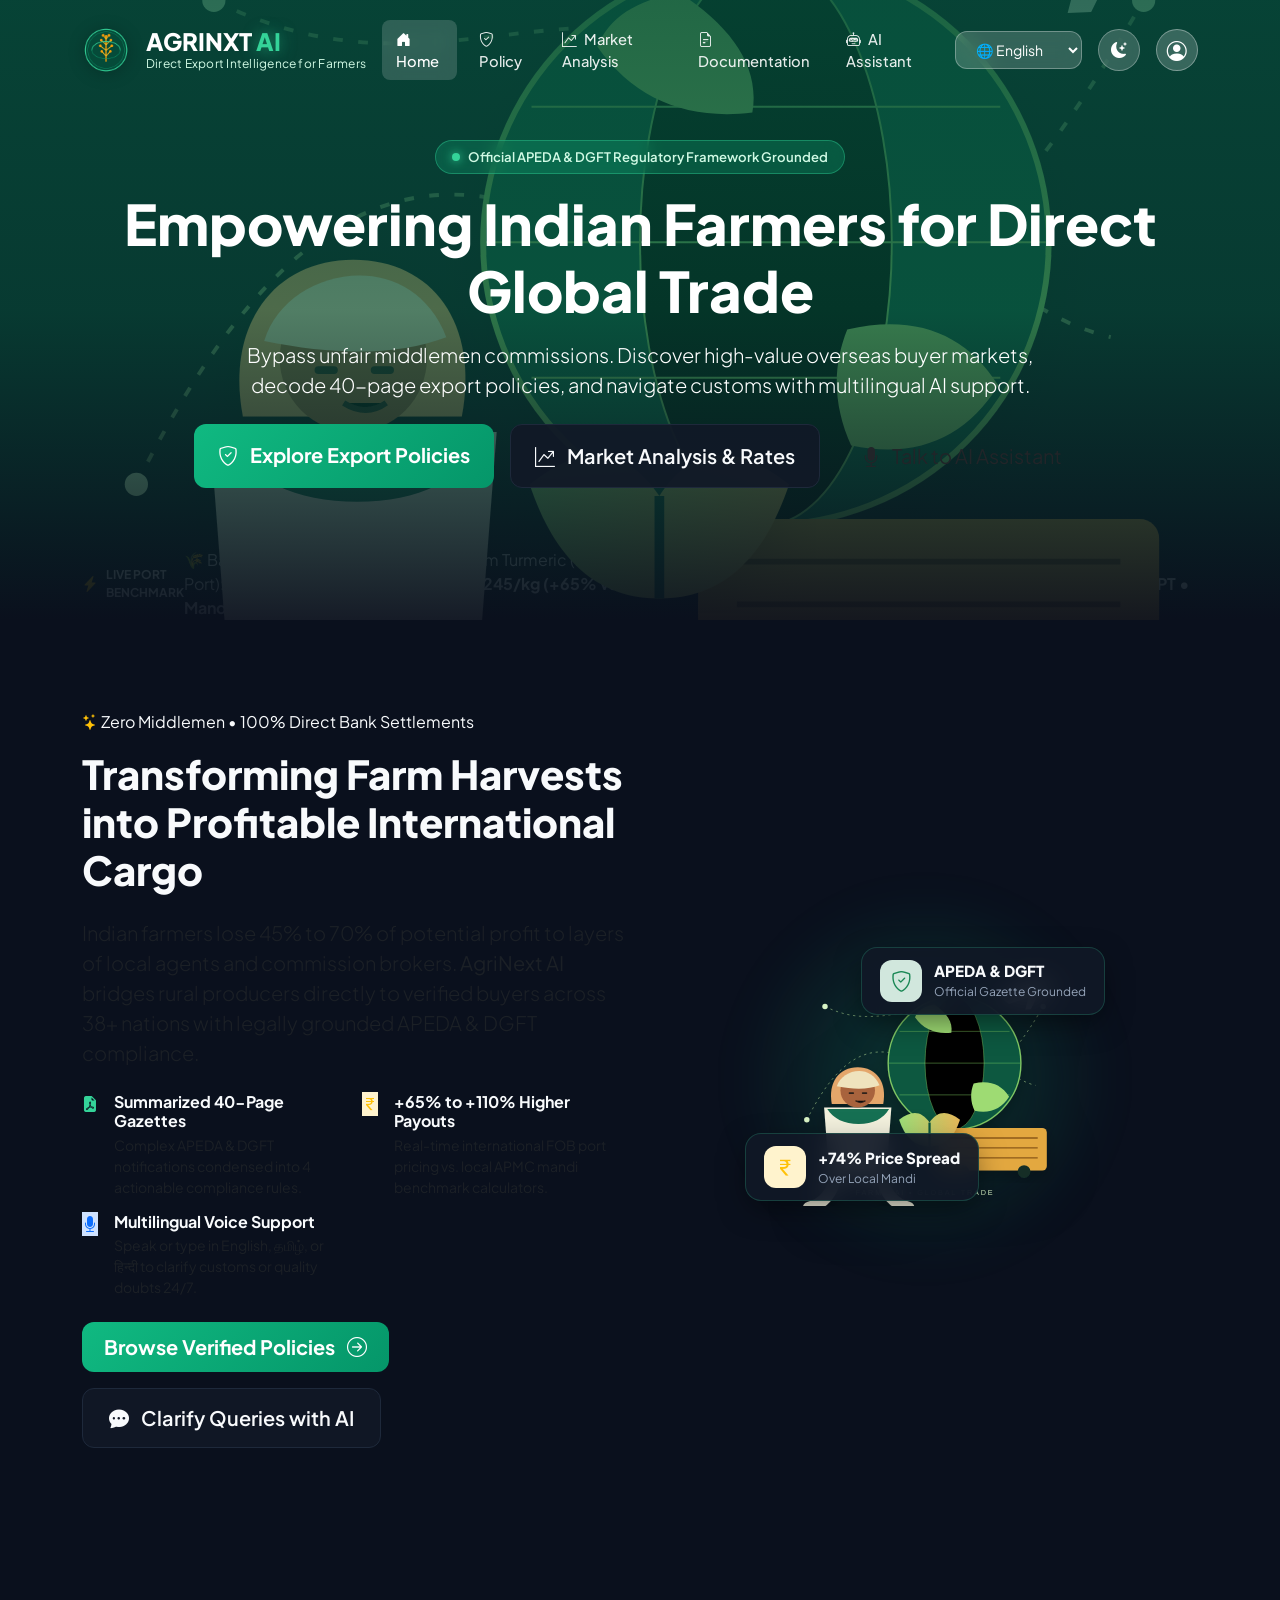
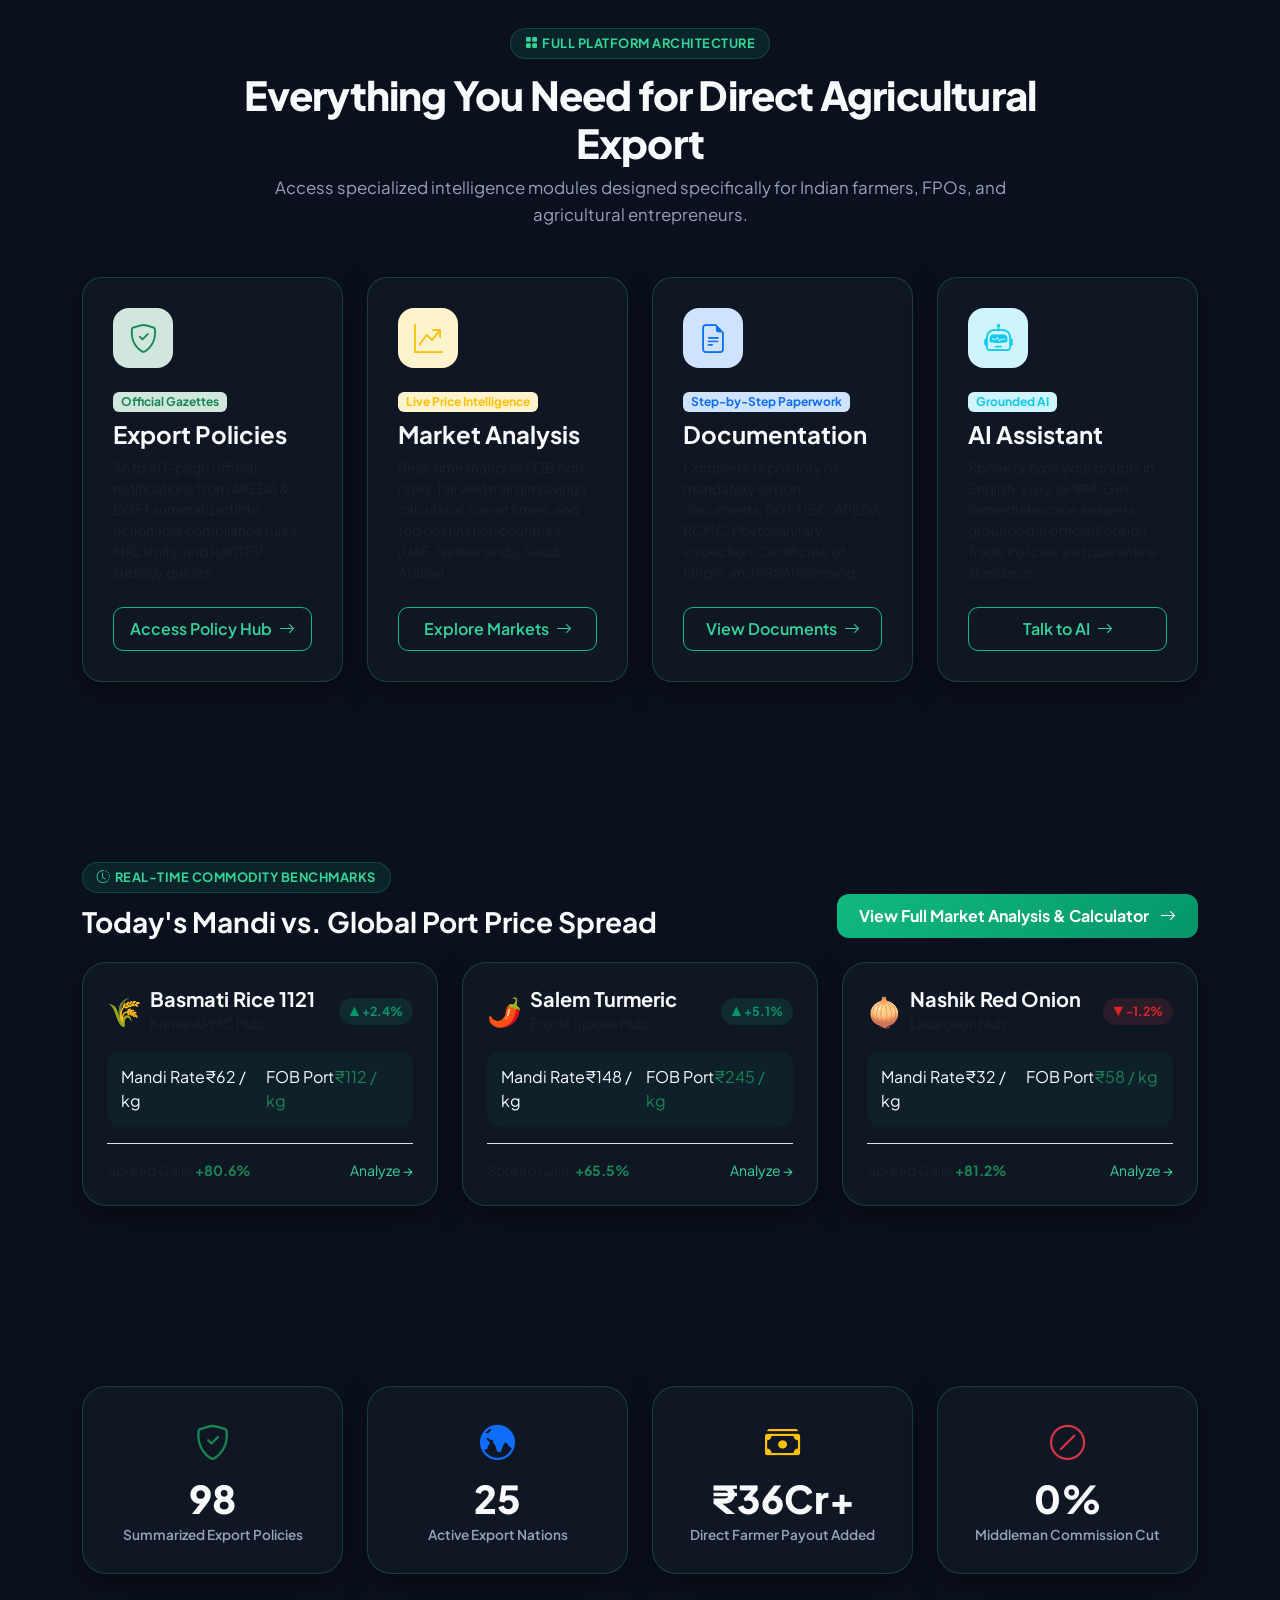
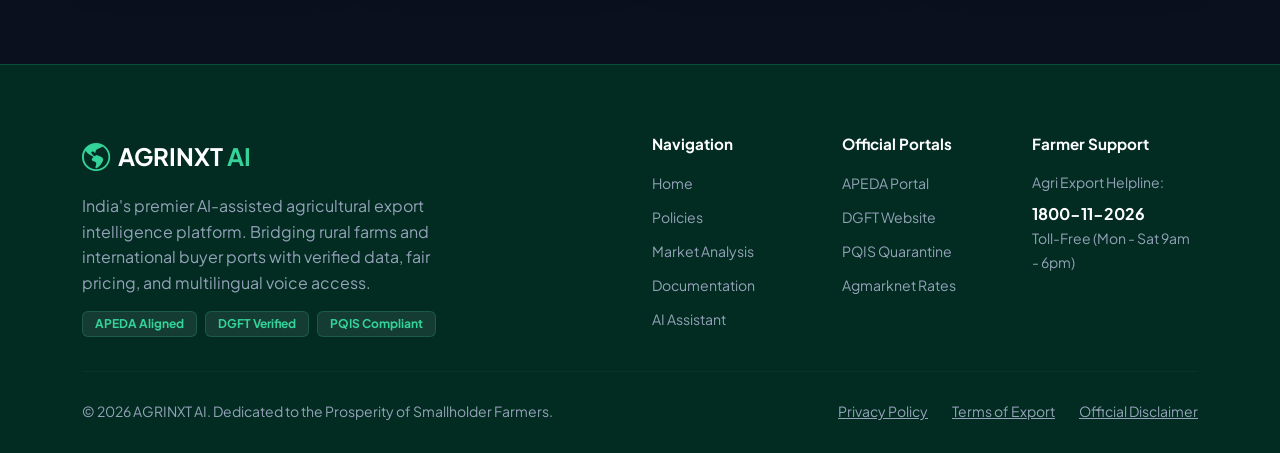
<file: index.html>
<!DOCTYPE html>
<html lang="en">
<head>
    <meta charset="UTF-8">
    <meta http-equiv="refresh" content="0; url=dashboard.html">
    <script>window.location.replace("dashboard.html");</script>
    <title>AGRINXT AI - Redirecting...</title>
</head>
<body style="background:#022c22; color:#34d399; font-family:sans-serif; text-align:center; padding-top:20vh;">
    <h2>Loading AGRINXT AI Export Intelligence...</h2>
    <p>If you are not redirected automatically, <a href="dashboard.html" style="color:#f59e0b;">click here to enter dashboard</a>.</p>
</body>
</html>
</file>
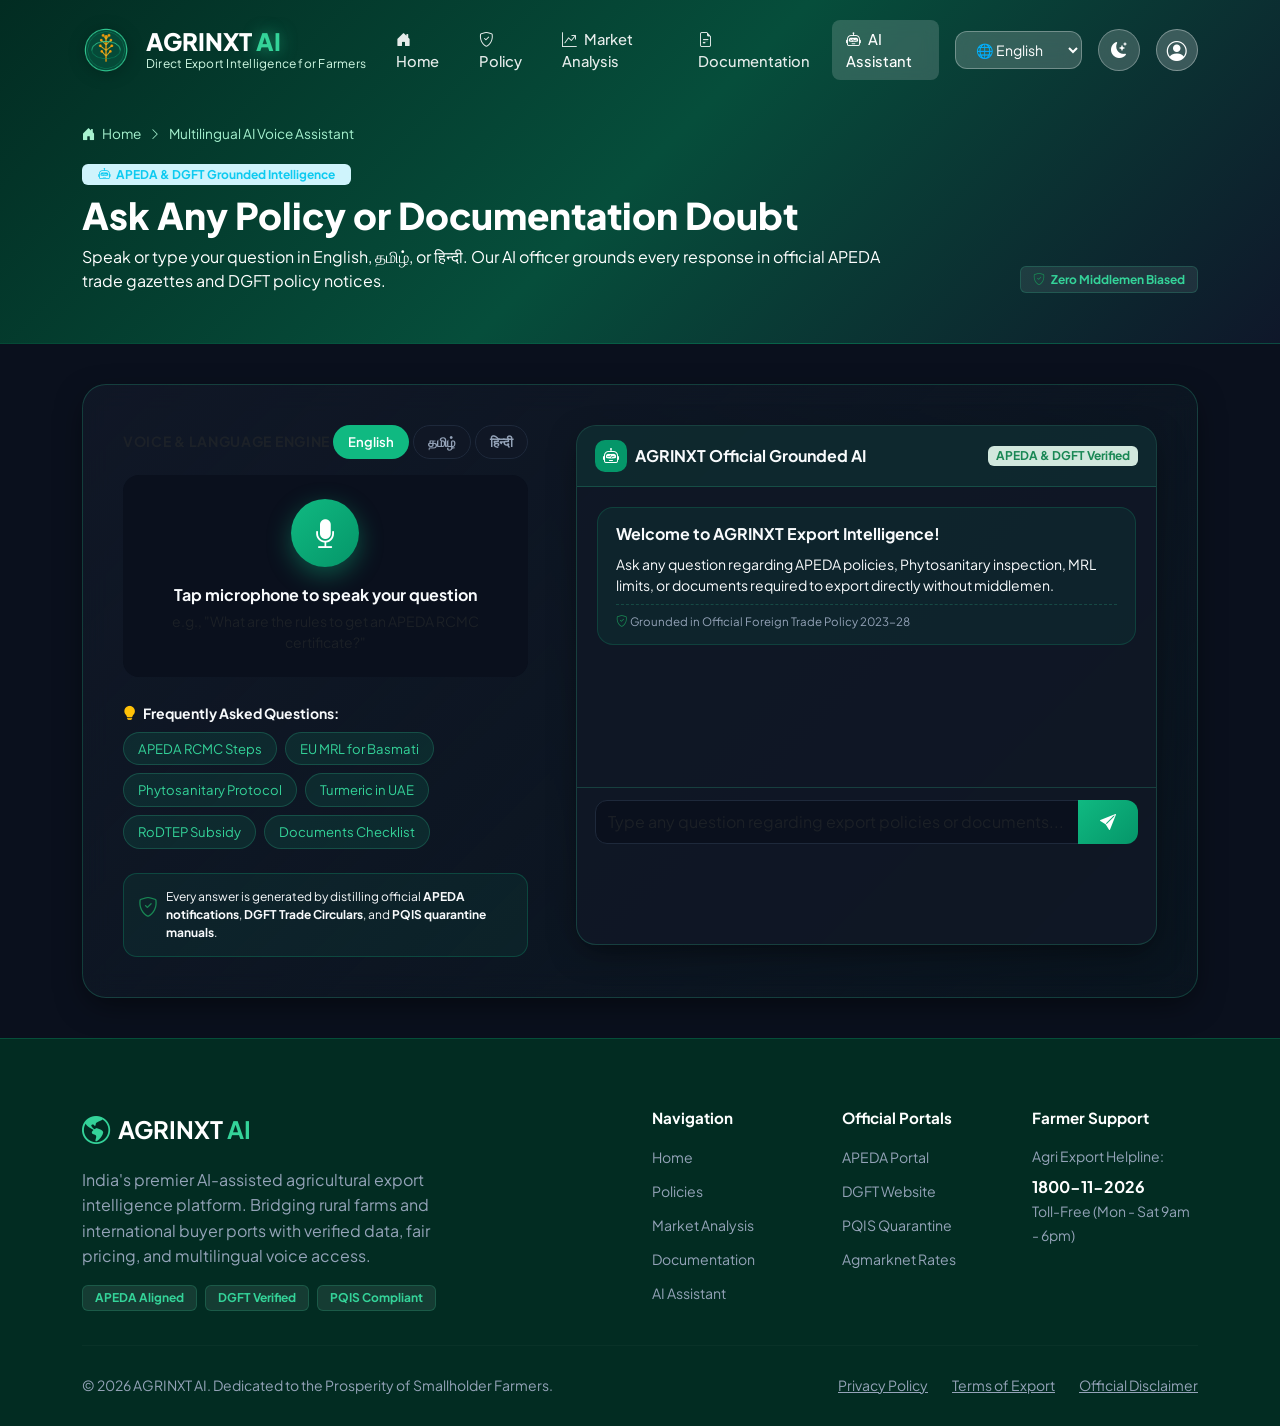
<file: assistant.html>
<!DOCTYPE html>
<html lang="en">
<head>
    <meta charset="UTF-8">
    <meta name="viewport" content="width=device-width, initial-scale=1.0">
    <title>AI Voice & Chat Export Assistant | AGRINXT AI</title>
    
    <!-- Google Fonts -->
    <link rel="preconnect" href="https://fonts.googleapis.com">
    <link rel="preconnect" href="https://fonts.gstatic.com" crossorigin>
    <link href="https://fonts.googleapis.com/css2?family=Plus+Jakarta+Sans:wght@400;500;600;700;800&family=Noto+Sans+Tamil:wght@400;600;700&family=Noto+Sans+Devanagari:wght@400;600;700&display=swap" rel="stylesheet">

    <!-- Bootstrap 5.3.3 -->
    <link href="https://cdn.jsdelivr.net/npm/bootstrap@5.3.3/dist/css/bootstrap.min.css" rel="stylesheet">

    <!-- Bootstrap Icons -->
    <link rel="stylesheet" href="https://cdn.jsdelivr.net/npm/bootstrap-icons@1.11.3/font/bootstrap-icons.min.css">

    <!-- Custom CSS -->
    <link rel="stylesheet" href="dashboard.css">
</head>

<body class="dark">

<!-- ===================== 1. SUBPAGE HEADER & GLASS NAVBAR ===================== -->
<header class="subpage-header">
    <nav class="navbar navbar-expand-lg">
        <div class="container">
            <a class="navbar-brand d-flex align-items-center gap-3" href="dashboard.html">
                <img src="assets/logo.png" class="logo-img" alt="AGRINXT AI" onerror="this.style.display='none'; document.getElementById('logoFallback').style.display='flex';">
                <div id="logoFallback" class="brand-fallback-badge" style="display:none;">
                    <i class="bi bi-globe-americas"></i>
                </div>
                <div>
                    <h4 class="mb-0 fw-extrabold tracking-tight text-white">AGRINXT <span class="brand-highlight">AI</span></h4>
                    <small class="brand-subtitle">Direct Export Intelligence for Farmers</small>
                </div>
            </a>

            <button class="navbar-toggler custom-toggler" type="button" data-bs-toggle="collapse" data-bs-target="#navbarNav" aria-controls="navbarNav" aria-expanded="false" aria-label="Toggle navigation">
                <i class="bi bi-list fs-2 text-white"></i>
            </button>

            <div class="collapse navbar-collapse" id="navbarNav">
                <ul class="navbar-nav ms-auto align-items-lg-center gap-1 gap-lg-2">
                    <li class="nav-item">
                        <a class="nav-link" href="dashboard.html" id="navHome"><i class="bi bi-house-door-fill me-1"></i> Home</a>
                    </li>
                    <li class="nav-item">
                        <a class="nav-link" href="policy.html" id="navPolicy"><i class="bi bi-shield-check me-1"></i> Policy</a>
                    </li>
                    <li class="nav-item">
                        <a class="nav-link" href="market.html" id="navMarket"><i class="bi bi-graph-up-arrow me-1"></i> Market Analysis</a>
                    </li>
                    <li class="nav-item">
                        <a class="nav-link" href="documentation.html" id="navDoc"><i class="bi bi-file-earmark-text me-1"></i> Documentation</a>
                    </li>
                    <li class="nav-item">
                        <a class="nav-link active" href="assistant.html" id="navAssistant"><i class="bi bi-robot me-1"></i> AI Assistant</a>
                    </li>

                    <li class="nav-item ms-lg-2">
                        <div class="glass-select-wrapper">
                            <select class="language-dropdown" id="languageSelect" title="Select Language">
                                <option value="en" selected>🌐 English</option>
                                <option value="ta">தமிழ் (Tamil)</option>
                                <option value="hi">हिन्दी (Hindi)</option>
                            </select>
                        </div>
                    </li>

                    <li class="nav-item ms-lg-2">
                        <button class="glass-btn theme-toggle-btn" id="themeBtn" title="Toggle Light/Dark Theme" aria-label="Toggle Dark Mode">
                            <i class="bi bi-moon-stars-fill" id="themeIcon"></i>
                        </button>
                    </li>

                    <li class="nav-item dropdown ms-lg-2">
                        <a class="profile-avatar-btn" href="#" role="button" data-bs-toggle="dropdown" aria-expanded="false" title="Farmer Profile">
                            <i class="bi bi-person-circle fs-5"></i>
                        </a>
                        <ul class="dropdown-menu dropdown-menu-end glass-dropdown animate slideIn">
                            <li class="dropdown-header">
                                <span class="fw-bold text-dark dark-text-light" id="profileName">Kisan Samiti FPO</span>
                                <small class="d-block text-muted" id="profileId">Member ID: AGRI-EXP-8942</small>
                            </li>
                            <li><hr class="dropdown-divider"></li>
                            <li><a class="dropdown-item" href="policy.html"><i class="bi bi-file-earmark-check me-2 text-success"></i> My Export Compliance</a></li>
                            <li><a class="dropdown-item" href="documentation.html"><i class="bi bi-journal-text me-2 text-primary"></i> Documentation Checklist</a></li>
                            <li><a class="dropdown-item" href="market.html"><i class="bi bi-calculator me-2 text-warning"></i> My Crop Margins</a></li>
                            <li><hr class="dropdown-divider"></li>
                            <li><a class="dropdown-item text-danger" href="login.html"><i class="bi bi-box-arrow-right me-2"></i> Sign Out</a></li>
                        </ul>
                    </li>
                </ul>
            </div>
        </div>
    </nav>

    <!-- Subpage Hero Banner Content -->
    <div class="container pt-4">
        <div class="subpage-breadcrumb">
            <a href="dashboard.html"><i class="bi bi-house-door-fill me-1"></i> Home</a>
            <i class="bi bi-chevron-right fs-8"></i>
            <span>Multilingual AI Voice Assistant</span>
        </div>
        <div class="d-flex justify-content-between align-items-end flex-wrap gap-3">
            <div>
                <span class="badge bg-info-subtle text-info mb-2 px-3 py-1.5">
                    <i class="bi bi-robot me-1"></i> APEDA & DGFT Grounded Intelligence
                </span>
                <h1 class="subpage-hero-title mb-2" id="aiAssistantHeading">Ask Any Export Policy or Paperwork Doubt</h1>
                <p class="text-emerald-light max-w-800 mb-0" id="aiAssistantSub">
                    Speak or type in <strong>English, தமிழ், or हिन्दी</strong>. Our AI officer grounds every response in official trade gazettes, Foreign Trade Policy 2023-28, and quarantine protocols.
                </p>
            </div>
            <div class="d-flex gap-2">
                <span class="badge bg-dark-glass"><i class="bi bi-shield-check text-success me-1"></i> Zero Middlemen Biased</span>
            </div>
        </div>
    </div>
</header>

<!-- ===================== 2. INTERACTIVE AI ASSISTANT INTERFACE ===================== -->
<main class="assistant-fullpage-wrapper" id="assistant">
    <div class="container">
        <div class="voice-assistant-card glass-panel">
            <div class="row align-items-start gy-4">
                <!-- Left Voice & Prompt Controls -->
                <div class="col-lg-5 border-end-lg pe-lg-4">
                    <div class="d-flex align-items-center justify-content-between mb-3">
                        <span class="fs-7 fw-bold text-muted text-uppercase letter-spacing-1">Voice & Language Engine</span>
                        <div class="d-flex gap-1">
                            <span class="voice-chip active" data-lang="en">English</span>
                            <span class="voice-chip" data-lang="ta">தமிழ்</span>
                            <span class="voice-chip" data-lang="hi">हिन्दी</span>
                        </div>
                    </div>

                    <!-- Voice Mic Control Button -->
                    <div class="p-4 rounded-4 bg-light-mesh text-center mb-4">
                        <button class="voice-mic-btn mx-auto mb-3" id="voiceMicBtn" title="Click to Speak">
                            <i class="bi bi-mic-fill" id="micIcon"></i>
                        </button>
                        <strong class="d-block text-dark dark-text-light fs-6 mb-1" id="voiceStatusText">Tap microphone to speak your question</strong>
                        <small class="text-muted d-block" id="voiceSubStatus">e.g., "What are the rules to get an APEDA RCMC certificate?"</small>
                    </div>

                    <!-- Suggested Prompts Chips -->
                    <label class="form-label fw-bold text-dark dark-text-light fs-7 mb-2">
                        <i class="bi bi-lightbulb-fill text-warning me-1"></i> Frequently Asked Questions:
                    </label>
                    <div class="assistant-quick-prompts mb-4">
                        <span class="prompt-chip" onclick="askAiSpecific('How to get APEDA RCMC certificate?')">APEDA RCMC Steps</span>
                        <span class="prompt-chip" onclick="askAiSpecific('What are the European Union MRL pesticide limits for Basmati Rice?')">EU MRL for Basmati</span>
                        <span class="prompt-chip" onclick="askAiSpecific('What are the phytosanitary inspection steps for mango export?')">Phytosanitary Protocol</span>
                        <span class="prompt-chip" onclick="askAiSpecific('What is the current Salem Turmeric export price in UAE and required curcumin grade?')">Turmeric in UAE</span>
                        <span class="prompt-chip" onclick="askAiSpecific('What is the RoDTEP export subsidy rate for agricultural goods?')">RoDTEP Subsidy</span>
                        <span class="prompt-chip" onclick="askAiSpecific('What are the mandatory documents for a first-time farmer exporter?')">Documents Checklist</span>
                    </div>

                    <!-- Trust and Source Citation Notice -->
                    <div class="alert alert-emerald-note d-flex gap-2 align-items-start mb-0">
                        <i class="bi bi-shield-check fs-5 mt-1 shrink-0 text-success"></i>
                        <div class="fs-8">
                            Every answer is generated by distilling official <strong>APEDA notifications</strong>, <strong>DGFT Trade Circulars</strong>, and <strong>PQIS quarantine manuals</strong>.
                        </div>
                    </div>
                </div>

                <!-- Right Chat Conversation Stream -->
                <div class="col-lg-7 ps-lg-4">
                    <div class="chat-preview-box assistant-chat-pane">
                        <div class="chat-header d-flex justify-content-between align-items-center">
                            <span class="d-flex align-items-center gap-2">
                                <span class="ai-bot-avatar"><i class="bi bi-robot"></i></span>
                                <strong id="chatHeaderTitle">AGRINXT Official Grounded AI</strong>
                            </span>
                            <span class="badge bg-success-subtle text-success">APEDA &amp; DGFT Verified</span>
                        </div>

                        <div class="chat-body assistant-history-container" id="chatPreviewBody">
                            <div class="chat-bubble assistant-bubble">
                                <p class="mb-2"><strong>Welcome to AGRINXT Export Intelligence!</strong></p>
                                <p class="fs-7 mb-2">Ask any question regarding APEDA policies, Phytosanitary inspection, MRL limits, or documents required to export directly without middlemen.</p>
                                <div class="citation-tag">
                                    <i class="bi bi-shield-check text-success"></i> Grounded in Official Foreign Trade Policy 2023-28
                                </div>
                            </div>
                        </div>

                        <div class="chat-footer">
                            <div class="input-group">
                                <input type="text" class="form-control glass-input" id="textQueryInput" placeholder="Type any question regarding export policies or documents...">
                                <button class="btn btn-emerald-action" id="sendTextQueryBtn">
                                    <i class="bi bi-send-fill"></i>
                                </button>
                            </div>
                        </div>
                    </div>
                </div>
            </div>
        </div>
    </div>
</main>

<!-- ===================== 3. FOOTER ===================== -->
<footer class="app-footer">
    <div class="container">
        <div class="row gy-4 mb-4">
            <div class="col-lg-5">
                <div class="d-flex align-items-center gap-2 mb-3">
                    <i class="bi bi-globe-americas fs-3 text-emerald"></i>
                    <h4 class="mb-0 fw-bold text-white">AGRINXT <span class="text-emerald">AI</span></h4>
                </div>
                <p class="text-footer-muted max-w-400">
                    India's premier AI-assisted agricultural export intelligence platform. Bridging rural farms and international buyer ports with verified data, fair pricing, and multilingual voice access.
                </p>
                <div class="official-logos-row d-flex gap-2 align-items-center flex-wrap">
                    <span class="badge bg-dark-glass">APEDA Aligned</span>
                    <span class="badge bg-dark-glass">DGFT Verified</span>
                    <span class="badge bg-dark-glass">PQIS Compliant</span>
                </div>
            </div>
            <div class="col-6 col-lg-2 offset-lg-1">
                <h6 class="footer-title">Navigation</h6>
                <ul class="footer-links">
                    <li><a href="dashboard.html">Home</a></li>
                    <li><a href="policy.html">Policies</a></li>
                    <li><a href="market.html">Market Analysis</a></li>
                    <li><a href="documentation.html">Documentation</a></li>
                    <li><a href="assistant.html">AI Assistant</a></li>
                </ul>
            </div>
            <div class="col-6 col-lg-2">
                <h6 class="footer-title">Official Portals</h6>
                <ul class="footer-links">
                    <li><a href="https://apeda.gov.in" target="_blank" rel="noopener">APEDA Portal</a></li>
                    <li><a href="https://dgft.gov.in" target="_blank" rel="noopener">DGFT Website</a></li>
                    <li><a href="https://plantquarantineindia.nic.in" target="_blank" rel="noopener">PQIS Quarantine</a></li>
                    <li><a href="https://agmarknet.gov.in" target="_blank" rel="noopener">Agmarknet Rates</a></li>
                </ul>
            </div>
            <div class="col-lg-2">
                <h6 class="footer-title">Farmer Support</h6>
                <p class="text-footer-muted fs-7 mb-2">Agri Export Helpline:</p>
                <div class="fw-bold text-white fs-6">1800-11-2026</div>
                <small class="text-footer-muted">Toll-Free (Mon - Sat 9am - 6pm)</small>
            </div>
        </div>

        <hr class="footer-divider">

        <div class="d-flex flex-column flex-md-row justify-content-between align-items-center gap-3 pt-2 text-footer-muted fs-7">
            <div>
                &copy; 2026 AGRINXT AI. Dedicated to the Prosperity of Smallholder Farmers.
            </div>
            <div class="d-flex gap-4">
                <a href="#" class="text-footer-muted">Privacy Policy</a>
                <a href="#" class="text-footer-muted">Terms of Export</a>
                <a href="#" class="text-footer-muted">Official Disclaimer</a>
            </div>
        </div>
    </div>
</footer>

<!-- Bootstrap 5.3.3 JS Bundle -->
<script src="https://cdn.jsdelivr.net/npm/bootstrap@5.3.3/dist/js/bootstrap.bundle.min.js"></script>

<!-- Custom Dashboard Logic -->
<script src="dashboard.js"></script>

</body>
</html>
</file>
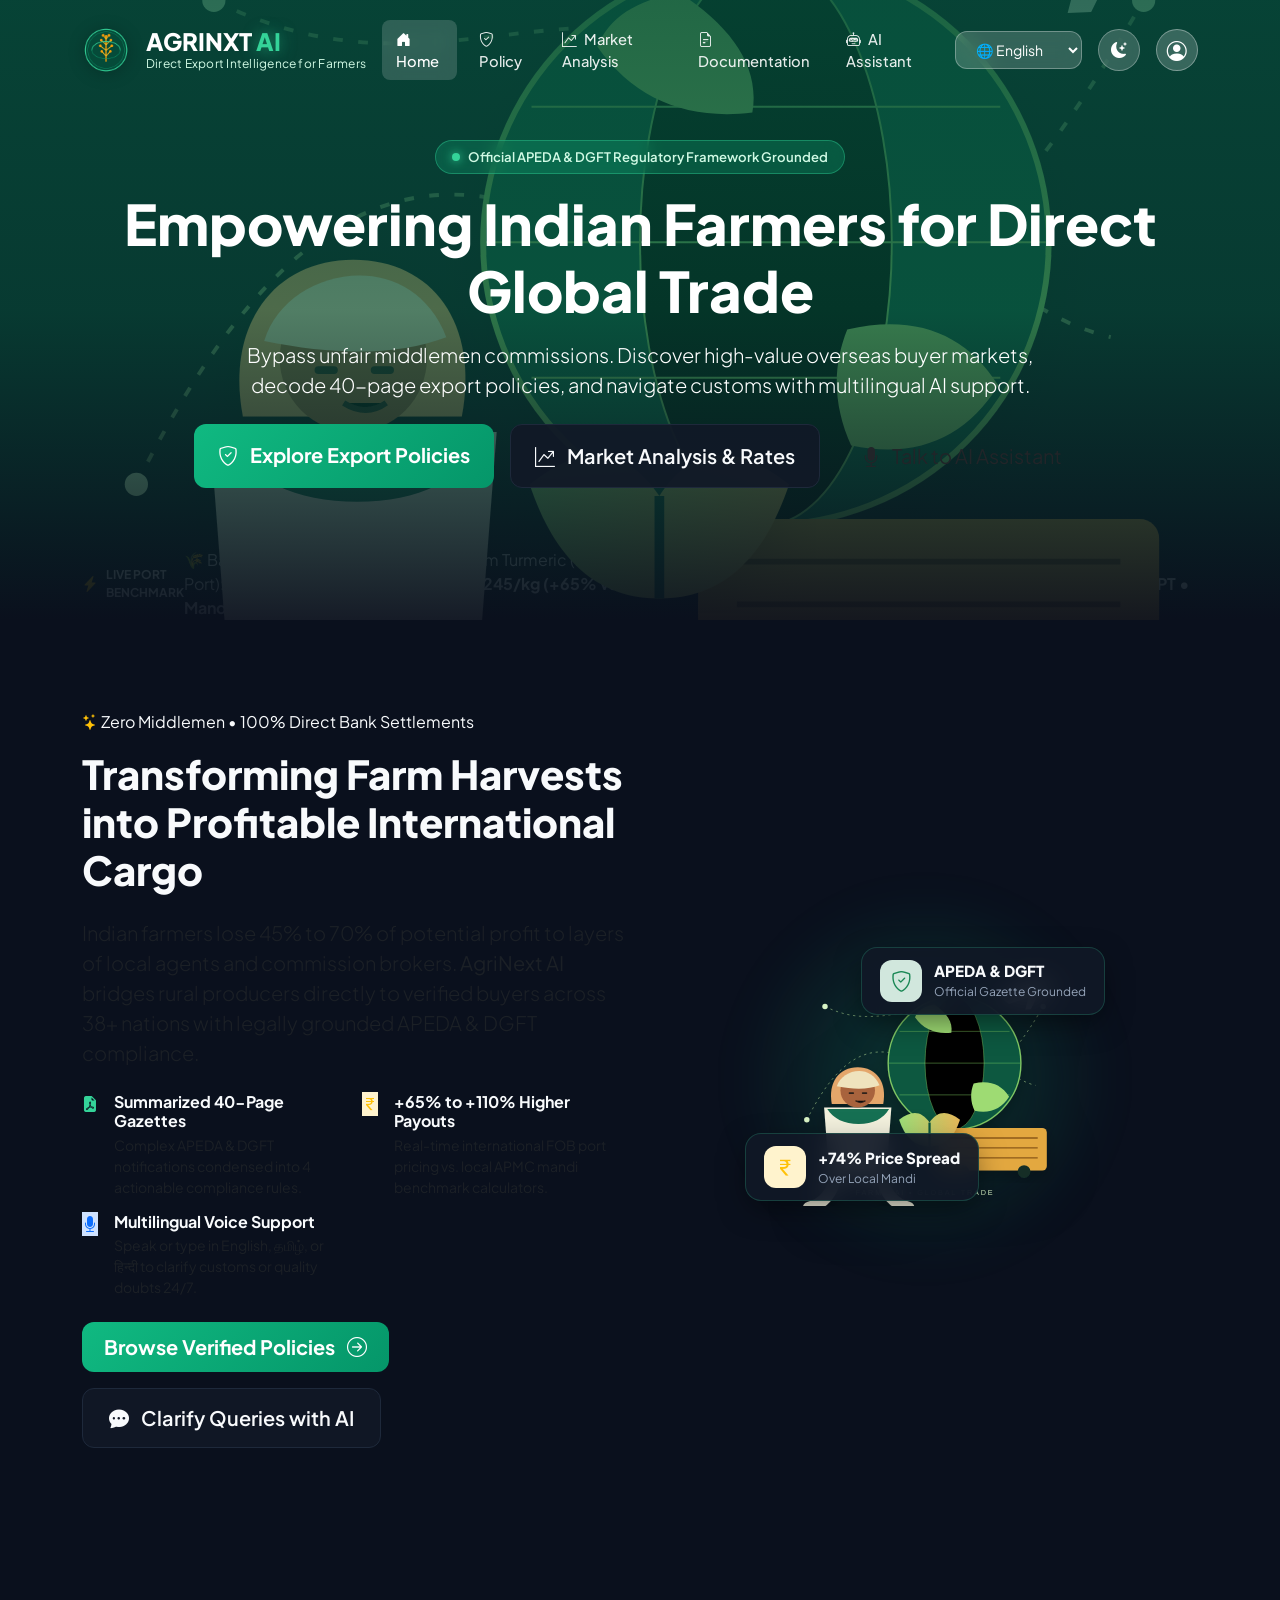
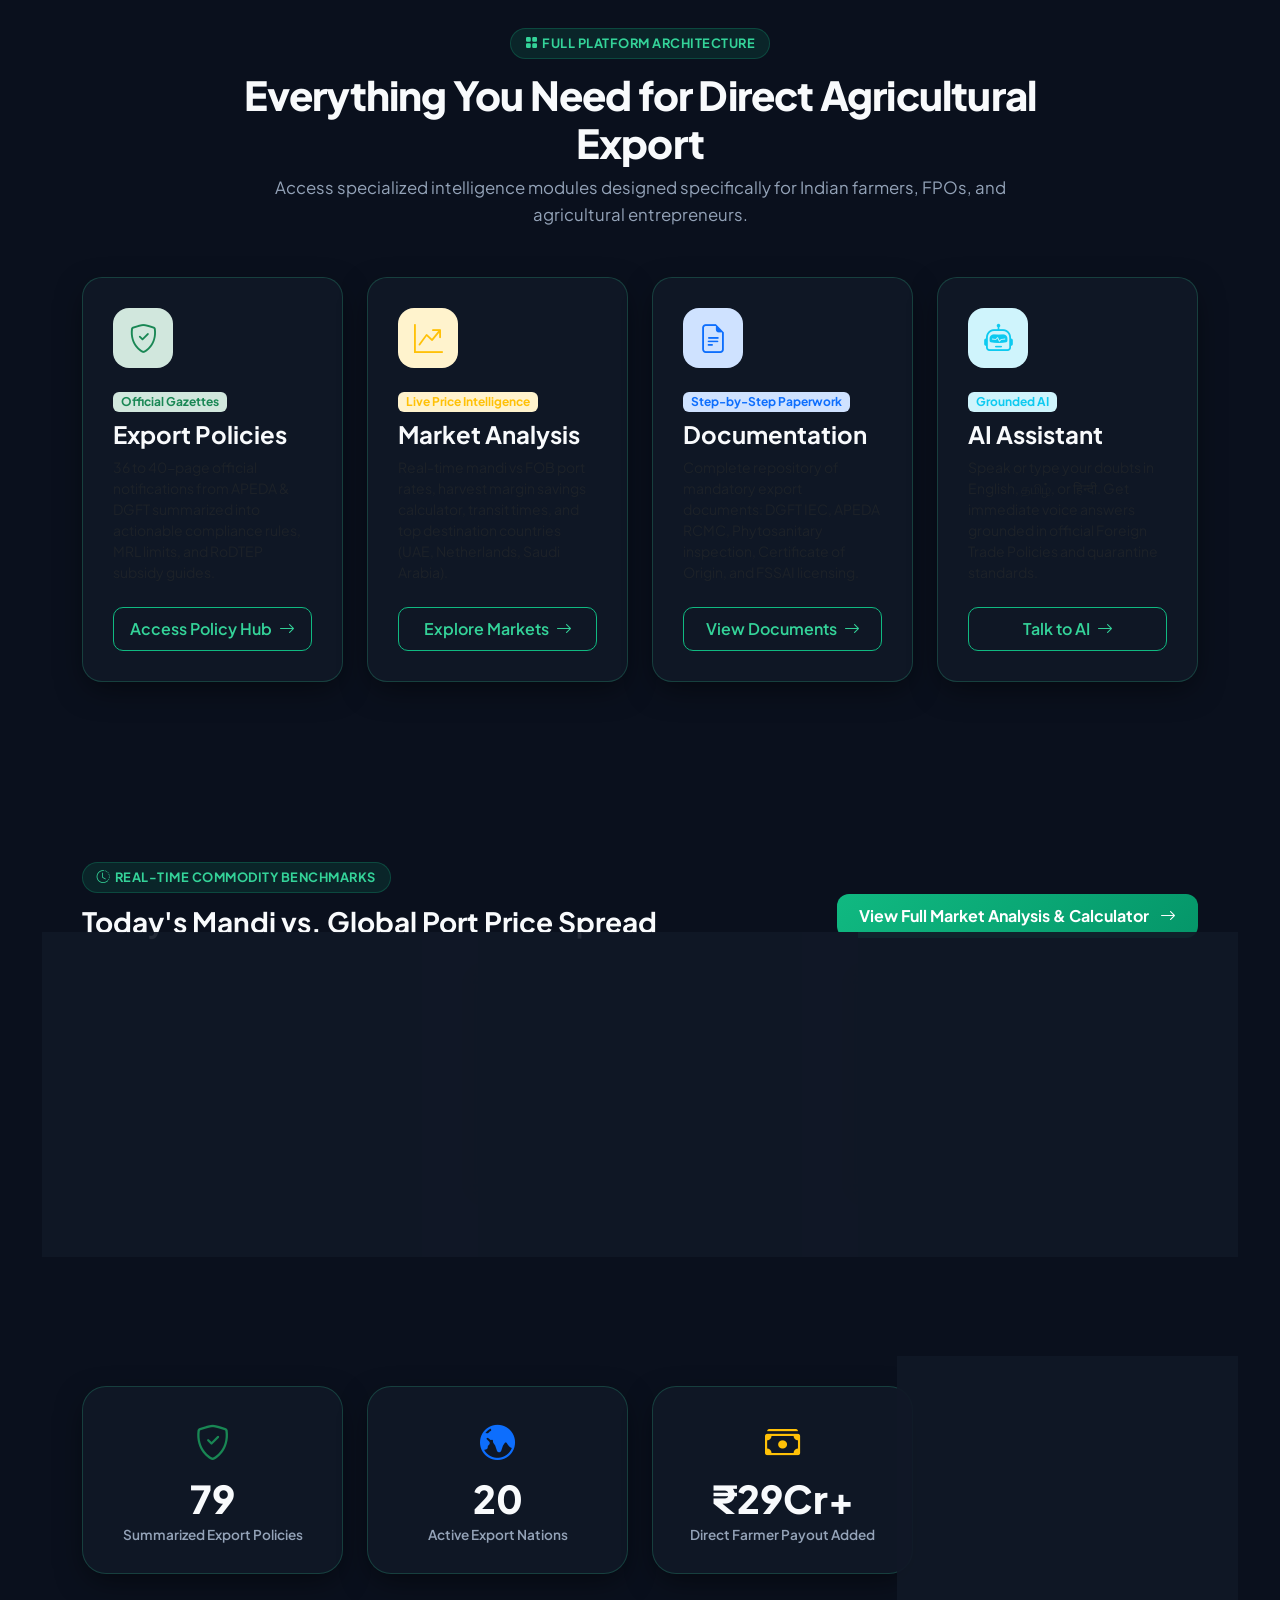
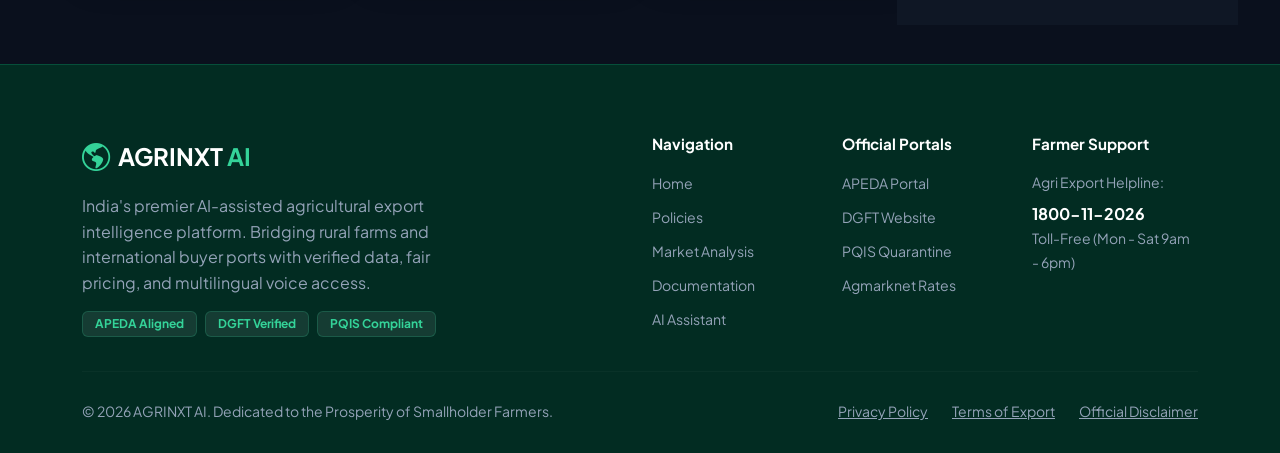
<file: dashboard.html>
<!DOCTYPE html>
<html lang="en">
<head>
    <meta charset="UTF-8">
    <meta name="viewport" content="width=device-width, initial-scale=1.0">
    <title>AGRINXT AI | Agricultural Export Intelligence Platform</title>
    
    <!-- Google Fonts -->
    <link rel="preconnect" href="https://fonts.googleapis.com">
    <link rel="preconnect" href="https://fonts.gstatic.com" crossorigin>
    <link href="https://fonts.googleapis.com/css2?family=Plus+Jakarta+Sans:wght@400;500;600;700;800&family=Noto+Sans+Tamil:wght@400;600;700&family=Noto+Sans+Devanagari:wght@400;600;700&display=swap" rel="stylesheet">

    <!-- Bootstrap 5.3.3 -->
    <link href="https://cdn.jsdelivr.net/npm/bootstrap@5.3.3/dist/css/bootstrap.min.css" rel="stylesheet">

    <!-- Bootstrap Icons -->
    <link rel="stylesheet" href="https://cdn.jsdelivr.net/npm/bootstrap-icons@1.11.3/font/bootstrap-icons.min.css">

    <!-- Custom CSS -->
    <link rel="stylesheet" href="dashboard.css">
</head>

<body class="dark">

<!-- ===================== 1. CINEMATIC VIDEO HEADER & GLASS NAVBAR ===================== -->
<header class="video-header" id="home">
    <!-- Background Video -->
    <video autoplay muted loop playsinline class="header-video" poster="assets/hero.svg">
        <source src="assets/intro.mp4" type="video/mp4">
    </video>

    <!-- Emerald Depth Overlay -->
    <div class="header-overlay"></div>

    <!-- Glassmorphic Navbar -->
    <nav class="navbar navbar-expand-lg">
        <div class="container">
            <!-- Brand Logo -->
            <a class="navbar-brand d-flex align-items-center gap-3" href="dashboard.html">
                <img src="assets/logo.png" class="logo-img" alt="AGRINXT AI" onerror="this.style.display='none'; document.getElementById('logoFallback').style.display='flex';">
                <div id="logoFallback" class="brand-fallback-badge" style="display:none;">
                    <i class="bi bi-globe-americas"></i>
                </div>
                <div>
                    <h4 class="mb-0 fw-extrabold tracking-tight text-white">AGRINXT <span class="brand-highlight">AI</span></h4>
                    <small class="brand-subtitle">Direct Export Intelligence for Farmers</small>
                </div>
            </a>

            <!-- Mobile Hamburger Toggle -->
            <button class="navbar-toggler custom-toggler" type="button" data-bs-toggle="collapse" data-bs-target="#navbarNav" aria-controls="navbarNav" aria-expanded="false" aria-label="Toggle navigation">
                <i class="bi bi-list fs-2 text-white"></i>
            </button>

            <!-- Navbar Links & Controls: Home, Policy, Market Analysis, Documentation, AI Assistant -->
            <div class="collapse navbar-collapse" id="navbarNav">
                <ul class="navbar-nav ms-auto align-items-lg-center gap-1 gap-lg-2">
                    <li class="nav-item">
                        <a class="nav-link active" href="dashboard.html" id="navHome"><i class="bi bi-house-door-fill me-1"></i> Home</a>
                    </li>
                    <li class="nav-item">
                        <a class="nav-link" href="policy.html" id="navPolicy"><i class="bi bi-shield-check me-1"></i> Policy</a>
                    </li>
                    <li class="nav-item">
                        <a class="nav-link" href="market.html" id="navMarket"><i class="bi bi-graph-up-arrow me-1"></i> Market Analysis</a>
                    </li>
                    <li class="nav-item">
                        <a class="nav-link" href="documentation.html" id="navDoc"><i class="bi bi-file-earmark-text me-1"></i> Documentation</a>
                    </li>
                    <li class="nav-item">
                        <a class="nav-link" href="assistant.html" id="navAssistant"><i class="bi bi-robot me-1"></i> AI Assistant</a>
                    </li>

                    <!-- Language Switcher Dropdown -->
                    <li class="nav-item ms-lg-2">
                        <div class="glass-select-wrapper">
                            <select class="language-dropdown" id="languageSelect" title="Select Language">
                                <option value="en" selected>🌐 English</option>
                                <option value="ta">தமிழ் (Tamil)</option>
                                <option value="hi">हिन्दी (Hindi)</option>
                            </select>
                        </div>
                    </li>

                    <!-- Dark Mode Switcher Button -->
                    <li class="nav-item ms-lg-2">
                        <button class="glass-btn theme-toggle-btn" id="themeBtn" title="Toggle Light/Dark Theme" aria-label="Toggle Dark Mode">
                            <i class="bi bi-moon-stars-fill" id="themeIcon"></i>
                        </button>
                    </li>

                    <!-- User Profile Dropdown -->
                    <li class="nav-item dropdown ms-lg-2">
                        <a class="profile-avatar-btn" href="#" role="button" data-bs-toggle="dropdown" aria-expanded="false" title="Farmer Profile">
                            <i class="bi bi-person-circle fs-5"></i>
                        </a>
                        <ul class="dropdown-menu dropdown-menu-end glass-dropdown animate slideIn">
                            <li class="dropdown-header">
                                <span class="fw-bold text-dark dark-text-light" id="profileName">Kisan Samiti FPO</span>
                                <small class="d-block text-muted" id="profileId">Member ID: AGRI-EXP-8942</small>
                            </li>
                            <li><hr class="dropdown-divider"></li>
                            <li><a class="dropdown-item" href="policy.html"><i class="bi bi-file-earmark-check me-2 text-success"></i> My Export Compliance</a></li>
                            <li><a class="dropdown-item" href="documentation.html"><i class="bi bi-journal-text me-2 text-primary"></i> Documentation Checklist</a></li>
                            <li><a class="dropdown-item" href="market.html"><i class="bi bi-calculator me-2 text-warning"></i> My Crop Margins</a></li>
                            <li><hr class="dropdown-divider"></li>
                            <li><a class="dropdown-item text-danger" href="login.html"><i class="bi bi-box-arrow-right me-2"></i> Sign Out</a></li>
                        </ul>
                    </li>
                </ul>
            </div>
        </div>
    </nav>

    <!-- Header Hero Caption Over Video -->
    <div class="header-content">
        <div class="container text-center text-white">
            <div class="header-live-badge mb-3">
                <span class="live-dot"></span> <span id="headerBadgeText">Official APEDA & DGFT Regulatory Framework Grounded</span>
            </div>
            <h1 class="header-title display-4 fw-extrabold mb-3 tracking-tight">
                Empowering Indian Farmers for <span class="text-emerald-glow">Direct Global Trade</span>
            </h1>
            <p class="header-lead lead text-emerald-light max-w-800 mx-auto mb-4" id="headerSubText">
                Bypass unfair middlemen commissions. Discover high-value overseas buyer markets, decode 40-page export policies, and navigate customs with multilingual AI support.
            </p>
            <div class="d-flex justify-content-center gap-3 flex-wrap">
                <a href="policy.html" class="btn btn-emerald-action btn-lg px-4 py-3" id="heroBtnPolicy">
                    <i class="bi bi-shield-check me-2"></i> Explore Export Policies
                </a>
                <a href="market.html" class="btn btn-glass-secondary btn-lg px-4 py-3" id="heroBtnMarket">
                    <i class="bi bi-graph-up-arrow me-2"></i> Market Analysis & Rates
                </a>
                <a href="assistant.html" class="btn btn-glass-light btn-lg px-4 py-3" id="heroBtnAi">
                    <i class="bi bi-mic-fill me-2"></i> Talk to AI Assistant
                </a>
            </div>
        </div>
    </div>

    <!-- Ticker Strip Over Header Bottom -->
    <div class="live-ticker-strip">
        <div class="container d-flex align-items-center justify-content-between overflow-hidden">
            <div class="ticker-badge d-flex align-items-center gap-2">
                <i class="bi bi-lightning-charge-fill text-warning"></i>
                <span class="fw-bold fs-8 text-uppercase">Live Port Benchmark</span>
            </div>
            <div class="ticker-content d-flex gap-4">
                <span>🌾 Basmati 1121 (Jebel Ali Port): <strong>₹112/kg (+80% vs Mandi)</strong></span>
                <span class="d-none d-md-inline">🌶️ Salem Turmeric (Rotterdam Port): <strong>₹245/kg (+65% vs Mandi)</strong></span>
                <span class="d-none d-lg-inline">🥭 Alphonso Mango (UK Heathrow): <strong>₹380/kg (+120% vs Mandi)</strong></span>
                <span>🚢 Next Port Shipment Window: <strong>Navi Mumbai JNPT • 3 Days</strong></span>
            </div>
        </div>
    </div>
</header>

<!-- ===================== 2. HERO SECTION WITH SVG ILLUSTRATION ===================== -->
<section class="section-padding hero-showcase-section">
    <div class="container">
        <div class="row align-items-center gy-5">
            <!-- Left Value Proposition -->
            <div class="col-lg-6">
                <div class="hero-badge-pill mb-3">
                    <i class="bi bi-stars text-warning"></i>
                    <span id="heroPillText">Zero Middlemen • 100% Direct Bank Settlements</span>
                </div>
                <h2 class="display-6 fw-extrabold text-dark dark-text-light mb-4" id="heroHeading">
                    Transforming Farm Harvests into Profitable International Cargo
                </h2>
                <p class="lead text-muted mb-4" id="heroDescription">
                    Indian farmers lose 45% to 70% of potential profit to layers of local agents and commission brokers. <strong>AgriNext AI</strong> bridges rural producers directly to verified buyers across 38+ nations with legally grounded APEDA & DGFT compliance.
                </p>

                <!-- Core Pillars List -->
                <div class="hero-features-grid mb-4">
                    <div class="feature-item d-flex align-items-start gap-3">
                        <div class="feature-icon bg-emerald-subtle text-emerald">
                            <i class="bi bi-file-earmark-pdf-fill"></i>
                        </div>
                        <div>
                            <h6 class="fw-bold mb-1 text-dark dark-text-light" id="pillar1Title">Summarized 40-Page Gazettes</h6>
                            <p class="text-muted fs-7 mb-0" id="pillar1Desc">Complex APEDA & DGFT notifications condensed into 4 actionable compliance rules.</p>
                        </div>
                    </div>

                    <div class="feature-item d-flex align-items-start gap-3">
                        <div class="feature-icon bg-warning-subtle text-warning">
                            <i class="bi bi-currency-rupee"></i>
                        </div>
                        <div>
                            <h6 class="fw-bold mb-1 text-dark dark-text-light" id="pillar2Title">+65% to +110% Higher Payouts</h6>
                            <p class="text-muted fs-7 mb-0" id="pillar2Desc">Real-time international FOB port pricing vs. local APMC mandi benchmark calculators.</p>
                        </div>
                    </div>

                    <div class="feature-item d-flex align-items-start gap-3">
                        <div class="feature-icon bg-primary-subtle text-primary">
                            <i class="bi bi-mic-fill"></i>
                        </div>
                        <div>
                            <h6 class="fw-bold mb-1 text-dark dark-text-light" id="pillar3Title">Multilingual Voice Support</h6>
                            <p class="text-muted fs-7 mb-0" id="pillar3Desc">Speak or type in English, தமிழ், or हिन्दी to clarify customs or quality doubts 24/7.</p>
                        </div>
                    </div>
                </div>

                <div class="d-flex gap-3 flex-wrap">
                    <a href="policy.html" class="btn btn-emerald-action btn-lg">
                        <span>Browse Verified Policies</span>
                        <i class="bi bi-arrow-right-circle ms-2"></i>
                    </a>
                    <a href="assistant.html" class="btn btn-glass-secondary btn-lg">
                        <i class="bi bi-chat-dots-fill me-2"></i> Clarify Queries with AI
                    </a>
                </div>
            </div>

            <!-- Right Hero SVG Container with Floating Glass Badges -->
            <div class="col-lg-6 text-center position-relative">
                <div class="hero-illustration-wrapper">
                    <div class="illustration-aura"></div>
                    <img src="assets/hero.svg" class="img-fluid hero-illustration-svg" alt="AGRINXT AI Agricultural Global Export Illustration">

                    <div class="floating-badge badge-top-right glass-card">
                        <div class="badge-icon-box bg-success-subtle text-success">
                            <i class="bi bi-shield-check"></i>
                        </div>
                        <div>
                            <div class="badge-title" id="badge1Title">APEDA & DGFT</div>
                            <div class="badge-sub" id="badge1Sub">Official Gazette Grounded</div>
                        </div>
                    </div>

                    <div class="floating-badge badge-bottom-left glass-card">
                        <div class="badge-icon-box bg-warning-subtle text-warning">
                            <i class="bi bi-currency-rupee"></i>
                        </div>
                        <div>
                            <div class="badge-title" id="badge2Title">+74% Price Spread</div>
                            <div class="badge-sub" id="badge2Sub">Over Local Mandi</div>
                        </div>
                    </div>
                </div>
            </div>
        </div>
    </div>
</section>

<!-- ===================== 3. CORE PLATFORM MODULES (MULTI-PAGE TILES) ===================== -->
<section class="section-padding bg-light-mesh">
    <div class="container">
        <div class="text-center max-w-800 mx-auto mb-5">
            <span class="section-tag"><i class="bi bi-grid-fill me-1"></i> Full Platform Architecture</span>
            <h2 class="section-title">Everything You Need for Direct Agricultural Export</h2>
            <p class="section-subtitle">
                Access specialized intelligence modules designed specifically for Indian farmers, FPOs, and agricultural entrepreneurs.
            </p>
        </div>

        <div class="row g-4">
            <!-- Module 1: Policy Center -->
            <div class="col-md-6 col-lg-3">
                <div class="module-card">
                    <div>
                        <div class="module-icon-wrap bg-success-subtle text-success">
                            <i class="bi bi-shield-check"></i>
                        </div>
                        <span class="badge bg-success-subtle text-success mb-2">Official Gazettes</span>
                        <h4 class="fw-bold text-dark dark-text-light mb-2">Export Policies</h4>
                        <p class="text-muted fs-7 mb-4">
                            36 to 40-page official notifications from APEDA & DGFT summarized into actionable compliance rules, MRL limits, and RoDTEP subsidy guides.
                        </p>
                    </div>
                    <a href="policy.html" class="btn btn-outline-emerald w-100">
                        <span>Access Policy Hub</span> <i class="bi bi-arrow-right ms-1"></i>
                    </a>
                </div>
            </div>

            <!-- Module 2: Market Analysis -->
            <div class="col-md-6 col-lg-3">
                <div class="module-card">
                    <div>
                        <div class="module-icon-wrap bg-warning-subtle text-warning">
                            <i class="bi bi-graph-up-arrow"></i>
                        </div>
                        <span class="badge bg-warning-subtle text-warning mb-2">Live Price Intelligence</span>
                        <h4 class="fw-bold text-dark dark-text-light mb-2">Market Analysis</h4>
                        <p class="text-muted fs-7 mb-4">
                            Real-time mandi vs FOB port rates, harvest margin savings calculator, transit times, and top destination countries (UAE, Netherlands, Saudi Arabia).
                        </p>
                    </div>
                    <a href="market.html" class="btn btn-outline-emerald w-100">
                        <span>Explore Markets</span> <i class="bi bi-arrow-right ms-1"></i>
                    </a>
                </div>
            </div>

            <!-- Module 3: Documentation -->
            <div class="col-md-6 col-lg-3">
                <div class="module-card">
                    <div>
                        <div class="module-icon-wrap bg-primary-subtle text-primary">
                            <i class="bi bi-file-earmark-text"></i>
                        </div>
                        <span class="badge bg-primary-subtle text-primary mb-2">Step-by-Step Paperwork</span>
                        <h4 class="fw-bold text-dark dark-text-light mb-2">Documentation</h4>
                        <p class="text-muted fs-7 mb-4">
                            Complete repository of mandatory export documents: DGFT IEC, APEDA RCMC, Phytosanitary inspection, Certificate of Origin, and FSSAI licensing.
                        </p>
                    </div>
                    <a href="documentation.html" class="btn btn-outline-emerald w-100">
                        <span>View Documents</span> <i class="bi bi-arrow-right ms-1"></i>
                    </a>
                </div>
            </div>

            <!-- Module 4: AI Voice Assistant -->
            <div class="col-md-6 col-lg-3">
                <div class="module-card">
                    <div>
                        <div class="module-icon-wrap bg-info-subtle text-info">
                            <i class="bi bi-robot"></i>
                        </div>
                        <span class="badge bg-info-subtle text-info mb-2">Grounded AI</span>
                        <h4 class="fw-bold text-dark dark-text-light mb-2">AI Assistant</h4>
                        <p class="text-muted fs-7 mb-4">
                            Speak or type your doubts in English, தமிழ், or हिन्दी. Get immediate voice answers grounded in official Foreign Trade Policies and quarantine standards.
                        </p>
                    </div>
                    <a href="assistant.html" class="btn btn-outline-emerald w-100">
                        <span>Talk to AI</span> <i class="bi bi-arrow-right ms-1"></i>
                    </a>
                </div>
            </div>
        </div>
    </div>
</section>

<!-- ===================== 4. LIVE COMMODITY HIGHLIGHTS SNAPSHOT ===================== -->
<section class="section-padding">
    <div class="container">
        <div class="d-flex justify-content-between align-items-end mb-4 flex-wrap gap-3">
            <div>
                <span class="section-tag"><i class="bi bi-clock-history me-1"></i> Real-Time Commodity Benchmarks</span>
                <h3 class="fw-bold text-dark dark-text-light mb-0">Today's Mandi vs. Global Port Price Spread</h3>
            </div>
            <a href="market.html" class="btn btn-emerald-action">
                <span>View Full Market Analysis & Calculator</span>
                <i class="bi bi-arrow-right ms-2"></i>
            </a>
        </div>

        <div class="row g-4">
            <div class="col-md-4">
                <div class="market-card glass-panel">
                    <div class="d-flex justify-content-between align-items-center mb-3">
                        <div class="d-flex align-items-center gap-2">
                            <span class="fs-3">🌾</span>
                            <div>
                                <h5 class="fw-bold mb-0 text-dark dark-text-light">Basmati Rice 1121</h5>
                                <small class="text-muted">Karnal APMC Hub</small>
                            </div>
                        </div>
                        <span class="trend-badge up">▲ +2.4%</span>
                    </div>
                    <div class="price-comparison-grid">
                        <div class="price-cell"><span class="label">Mandi Rate</span><span class="val">₹62 / kg</span></div>
                        <div class="price-cell highlight"><span class="label">FOB Port</span><span class="val text-success">₹112 / kg</span></div>
                    </div>
                    <div class="mt-3 pt-3 border-top d-flex justify-content-between text-muted fs-7">
                        <span>Spread Gain: <strong class="text-success">+80.6%</strong></span>
                        <a href="market.html" class="text-emerald text-decoration-none">Analyze &rarr;</a>
                    </div>
                </div>
            </div>

            <div class="col-md-4">
                <div class="market-card glass-panel">
                    <div class="d-flex justify-content-between align-items-center mb-3">
                        <div class="d-flex align-items-center gap-2">
                            <span class="fs-3">🌶️</span>
                            <div>
                                <h5 class="fw-bold mb-0 text-dark dark-text-light">Salem Turmeric</h5>
                                <small class="text-muted">Erode Spices Hub</small>
                            </div>
                        </div>
                        <span class="trend-badge up">▲ +5.1%</span>
                    </div>
                    <div class="price-comparison-grid">
                        <div class="price-cell"><span class="label">Mandi Rate</span><span class="val">₹148 / kg</span></div>
                        <div class="price-cell highlight"><span class="label">FOB Port</span><span class="val text-success">₹245 / kg</span></div>
                    </div>
                    <div class="mt-3 pt-3 border-top d-flex justify-content-between text-muted fs-7">
                        <span>Spread Gain: <strong class="text-success">+65.5%</strong></span>
                        <a href="market.html" class="text-emerald text-decoration-none">Analyze &rarr;</a>
                    </div>
                </div>
            </div>

            <div class="col-md-4">
                <div class="market-card glass-panel">
                    <div class="d-flex justify-content-between align-items-center mb-3">
                        <div class="d-flex align-items-center gap-2">
                            <span class="fs-3">🧅</span>
                            <div>
                                <h5 class="fw-bold mb-0 text-dark dark-text-light">Nashik Red Onion</h5>
                                <small class="text-muted">Lasalgaon Hub</small>
                            </div>
                        </div>
                        <span class="trend-badge down">▼ -1.2%</span>
                    </div>
                    <div class="price-comparison-grid">
                        <div class="price-cell"><span class="label">Mandi Rate</span><span class="val">₹32 / kg</span></div>
                        <div class="price-cell highlight"><span class="label">FOB Port</span><span class="val text-success">₹58 / kg</span></div>
                    </div>
                    <div class="mt-3 pt-3 border-top d-flex justify-content-between text-muted fs-7">
                        <span>Spread Gain: <strong class="text-success">+81.2%</strong></span>
                        <a href="market.html" class="text-emerald text-decoration-none">Analyze &rarr;</a>
                    </div>
                </div>
            </div>
        </div>
    </div>
</section>

<!-- ===================== 5. PLATFORM IMPACT & STATS ===================== -->
<section class="section-padding stats-section">
    <div class="container">
        <div class="row g-4 text-center">
            <div class="col-6 col-lg-3">
                <div class="metric-card glass-panel">
                    <div class="metric-icon text-success"><i class="bi bi-shield-check"></i></div>
                    <div class="metric-num counter" data-target="150">0</div>
                    <div class="metric-label">Summarized Export Policies</div>
                </div>
            </div>
            <div class="col-6 col-lg-3">
                <div class="metric-card glass-panel">
                    <div class="metric-icon text-primary"><i class="bi bi-globe-central-south-asia"></i></div>
                    <div class="metric-num counter" data-target="38">0</div>
                    <div class="metric-label">Active Export Nations</div>
                </div>
            </div>
            <div class="col-6 col-lg-3">
                <div class="metric-card glass-panel">
                    <div class="metric-icon text-warning"><i class="bi bi-cash-stack"></i></div>
                    <div class="metric-num">₹<span class="counter" data-target="54">0</span>Cr+</div>
                    <div class="metric-label">Direct Farmer Payout Added</div>
                </div>
            </div>
            <div class="col-6 col-lg-3">
                <div class="metric-card glass-panel">
                    <div class="metric-icon text-danger"><i class="bi bi-slash-circle"></i></div>
                    <div class="metric-num">0%</div>
                    <div class="metric-label">Middleman Commission Cut</div>
                </div>
            </div>
        </div>
    </div>
</section>

<!-- ===================== 6. FOOTER ===================== -->
<footer class="app-footer">
    <div class="container">
        <div class="row gy-4 mb-4">
            <div class="col-lg-5">
                <div class="d-flex align-items-center gap-2 mb-3">
                    <i class="bi bi-globe-americas fs-3 text-emerald"></i>
                    <h4 class="mb-0 fw-bold text-white">AGRINXT <span class="text-emerald">AI</span></h4>
                </div>
                <p class="text-footer-muted max-w-400">
                    India's premier AI-assisted agricultural export intelligence platform. Bridging rural farms and international buyer ports with verified data, fair pricing, and multilingual voice access.
                </p>
                <div class="official-logos-row d-flex gap-2 align-items-center flex-wrap">
                    <span class="badge bg-dark-glass">APEDA Aligned</span>
                    <span class="badge bg-dark-glass">DGFT Verified</span>
                    <span class="badge bg-dark-glass">PQIS Compliant</span>
                </div>
            </div>
            <div class="col-6 col-lg-2 offset-lg-1">
                <h6 class="footer-title">Navigation</h6>
                <ul class="footer-links">
                    <li><a href="dashboard.html">Home</a></li>
                    <li><a href="policy.html">Policies</a></li>
                    <li><a href="market.html">Market Analysis</a></li>
                    <li><a href="documentation.html">Documentation</a></li>
                    <li><a href="assistant.html">AI Assistant</a></li>
                </ul>
            </div>
            <div class="col-6 col-lg-2">
                <h6 class="footer-title">Official Portals</h6>
                <ul class="footer-links">
                    <li><a href="https://apeda.gov.in" target="_blank" rel="noopener">APEDA Portal</a></li>
                    <li><a href="https://dgft.gov.in" target="_blank" rel="noopener">DGFT Website</a></li>
                    <li><a href="https://plantquarantineindia.nic.in" target="_blank" rel="noopener">PQIS Quarantine</a></li>
                    <li><a href="https://agmarknet.gov.in" target="_blank" rel="noopener">Agmarknet Rates</a></li>
                </ul>
            </div>
            <div class="col-lg-2">
                <h6 class="footer-title">Farmer Support</h6>
                <p class="text-footer-muted fs-7 mb-2">Agri Export Helpline:</p>
                <div class="fw-bold text-white fs-6">1800-11-2026</div>
                <small class="text-footer-muted">Toll-Free (Mon - Sat 9am - 6pm)</small>
            </div>
        </div>

        <hr class="footer-divider">

        <div class="d-flex flex-column flex-md-row justify-content-between align-items-center gap-3 pt-2 text-footer-muted fs-7">
            <div>
                &copy; 2026 AGRINXT AI. Dedicated to the Prosperity of Smallholder Farmers.
            </div>
            <div class="d-flex gap-4">
                <a href="#" class="text-footer-muted">Privacy Policy</a>
                <a href="#" class="text-footer-muted">Terms of Export</a>
                <a href="#" class="text-footer-muted">Official Disclaimer</a>
            </div>
        </div>
    </div>
</footer>

<!-- Bootstrap 5.3.3 JS Bundle -->
<script src="https://cdn.jsdelivr.net/npm/bootstrap@5.3.3/dist/js/bootstrap.bundle.min.js"></script>

<!-- Custom Dashboard Logic -->
<script src="dashboard.js"></script>

</body>
</html>
</file>
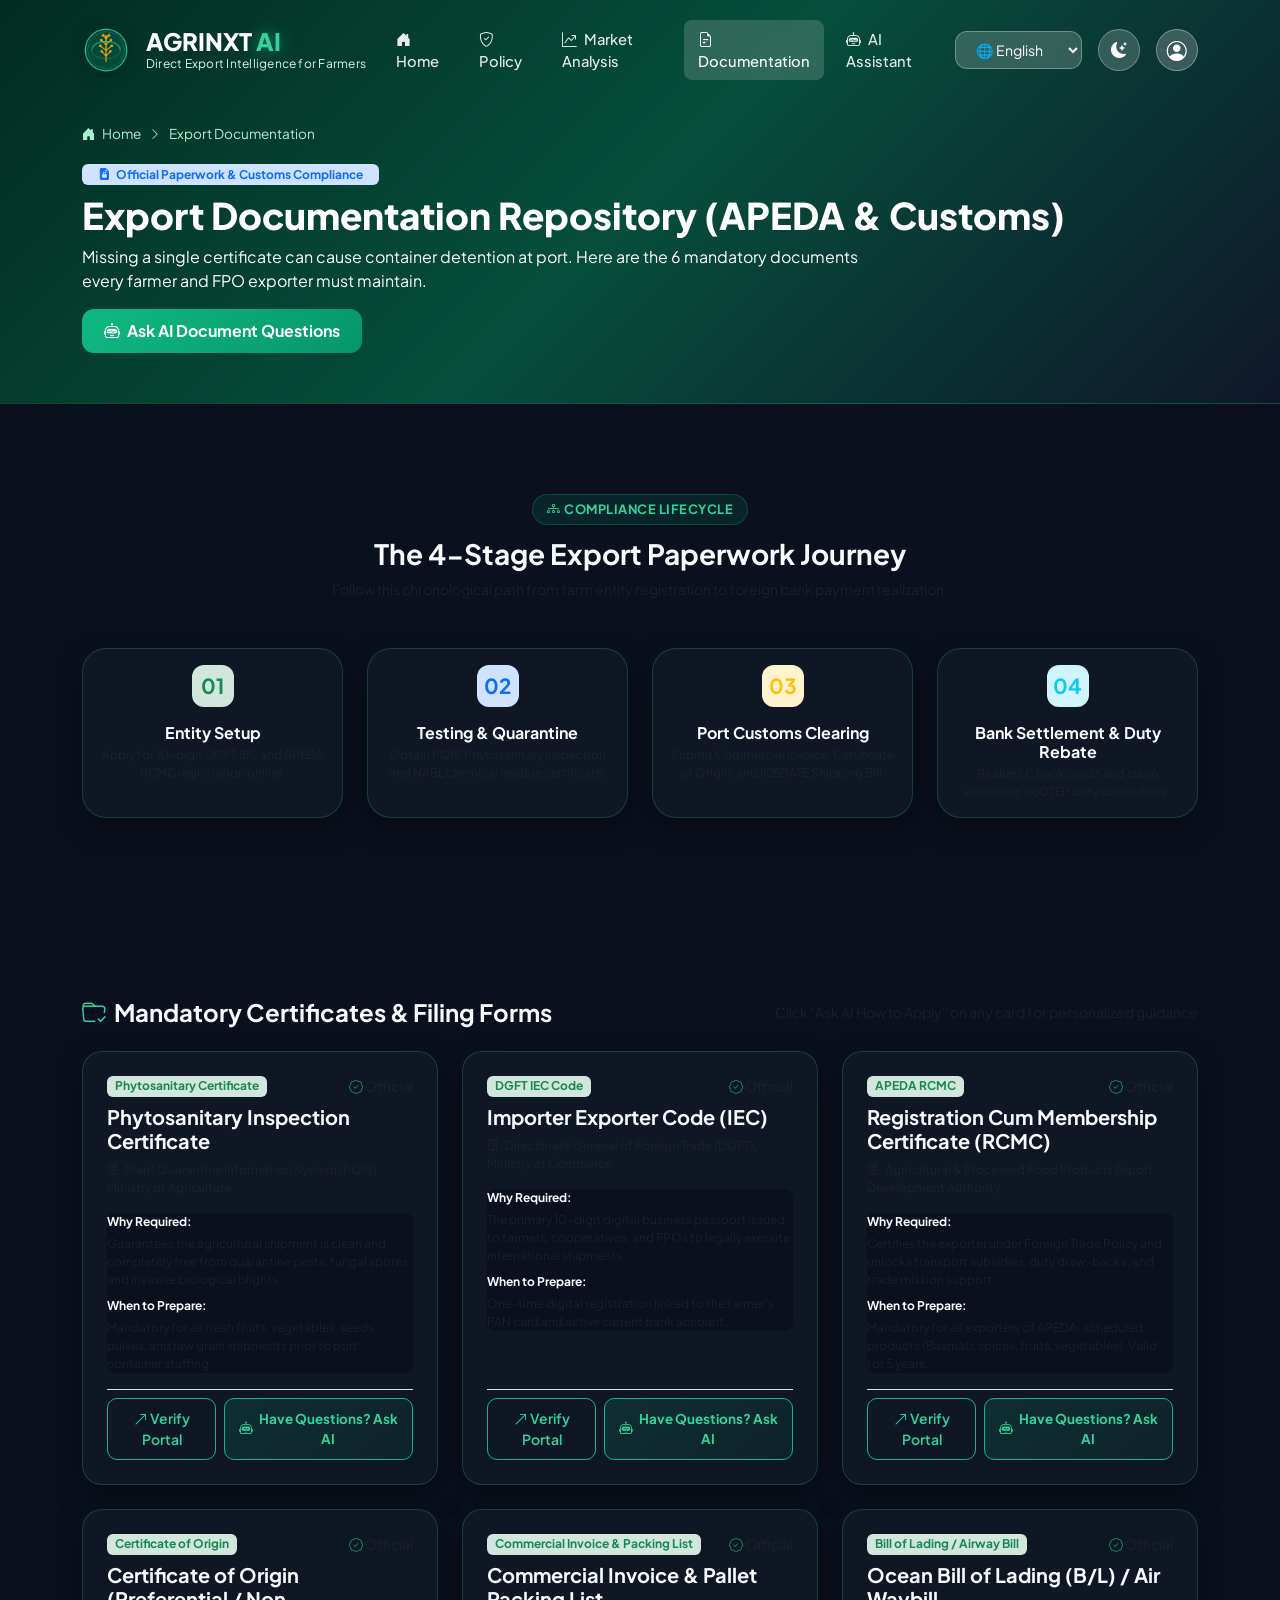
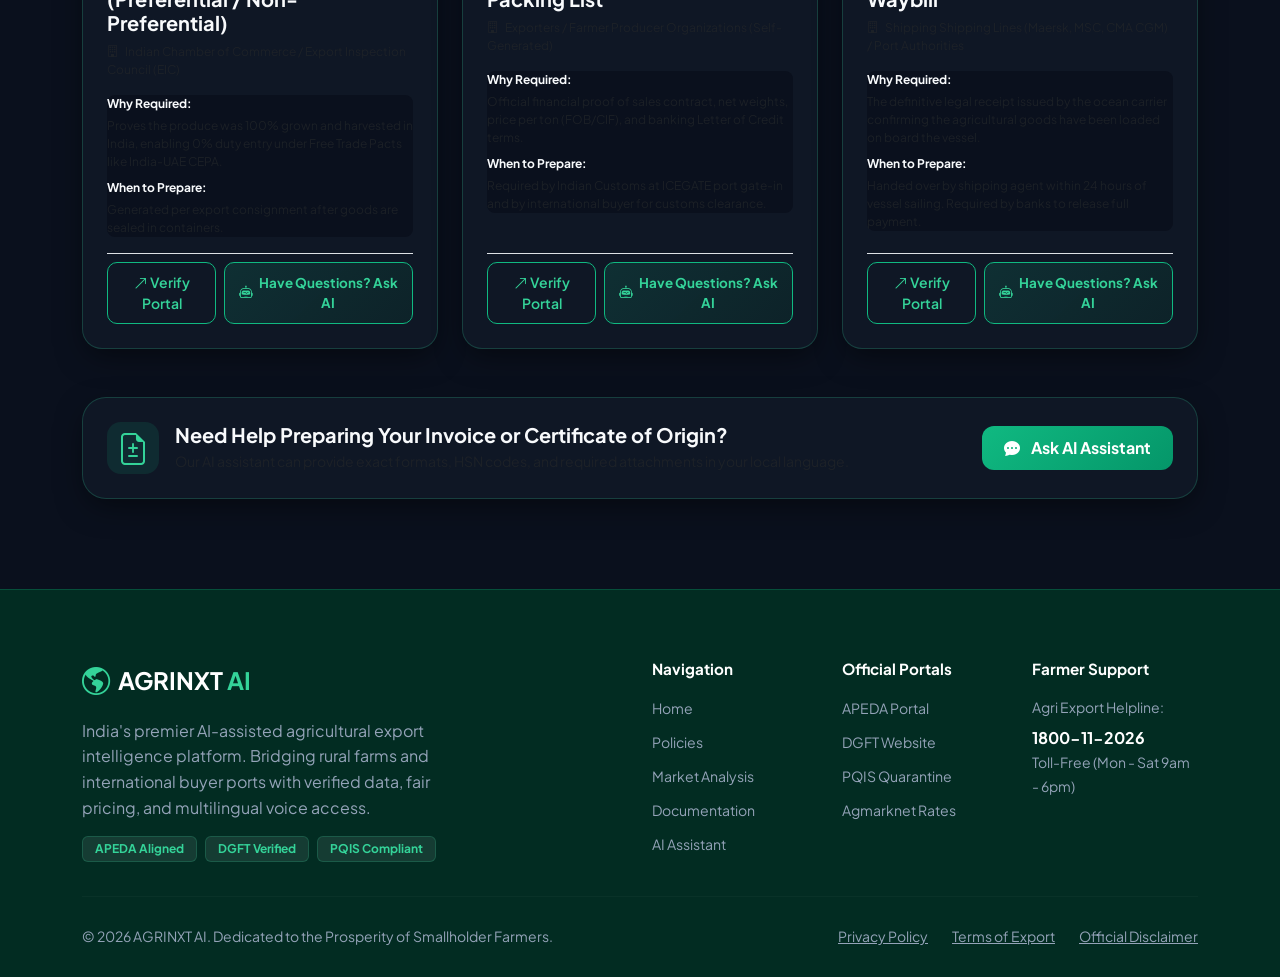
<file: documentation.html>
<!DOCTYPE html>
<html lang="en">
<head>
    <meta charset="UTF-8">
    <meta name="viewport" content="width=device-width, initial-scale=1.0">
    <title>Export Documentation & Paperwork Guide | AGRINXT AI</title>
    
    <!-- Google Fonts -->
    <link rel="preconnect" href="https://fonts.googleapis.com">
    <link rel="preconnect" href="https://fonts.gstatic.com" crossorigin>
    <link href="https://fonts.googleapis.com/css2?family=Plus+Jakarta+Sans:wght@400;500;600;700;800&family=Noto+Sans+Tamil:wght@400;600;700&family=Noto+Sans+Devanagari:wght@400;600;700&display=swap" rel="stylesheet">

    <!-- Bootstrap 5.3.3 -->
    <link href="https://cdn.jsdelivr.net/npm/bootstrap@5.3.3/dist/css/bootstrap.min.css" rel="stylesheet">

    <!-- Bootstrap Icons -->
    <link rel="stylesheet" href="https://cdn.jsdelivr.net/npm/bootstrap-icons@1.11.3/font/bootstrap-icons.min.css">

    <!-- Custom CSS -->
    <link rel="stylesheet" href="dashboard.css">
</head>

<body class="dark">

<!-- ===================== 1. SUBPAGE HEADER & GLASS NAVBAR ===================== -->
<header class="subpage-header">
    <nav class="navbar navbar-expand-lg">
        <div class="container">
            <a class="navbar-brand d-flex align-items-center gap-3" href="dashboard.html">
                <img src="assets/logo.png" class="logo-img" alt="AGRINXT AI" onerror="this.style.display='none'; document.getElementById('logoFallback').style.display='flex';">
                <div id="logoFallback" class="brand-fallback-badge" style="display:none;">
                    <i class="bi bi-globe-americas"></i>
                </div>
                <div>
                    <h4 class="mb-0 fw-extrabold tracking-tight text-white">AGRINXT <span class="brand-highlight">AI</span></h4>
                    <small class="brand-subtitle">Direct Export Intelligence for Farmers</small>
                </div>
            </a>

            <button class="navbar-toggler custom-toggler" type="button" data-bs-toggle="collapse" data-bs-target="#navbarNav" aria-controls="navbarNav" aria-expanded="false" aria-label="Toggle navigation">
                <i class="bi bi-list fs-2 text-white"></i>
            </button>

            <div class="collapse navbar-collapse" id="navbarNav">
                <ul class="navbar-nav ms-auto align-items-lg-center gap-1 gap-lg-2">
                    <li class="nav-item">
                        <a class="nav-link" href="dashboard.html" id="navHome"><i class="bi bi-house-door-fill me-1"></i> Home</a>
                    </li>
                    <li class="nav-item">
                        <a class="nav-link" href="policy.html" id="navPolicy"><i class="bi bi-shield-check me-1"></i> Policy</a>
                    </li>
                    <li class="nav-item">
                        <a class="nav-link" href="market.html" id="navMarket"><i class="bi bi-graph-up-arrow me-1"></i> Market Analysis</a>
                    </li>
                    <li class="nav-item">
                        <a class="nav-link active" href="documentation.html" id="navDoc"><i class="bi bi-file-earmark-text me-1"></i> Documentation</a>
                    </li>
                    <li class="nav-item">
                        <a class="nav-link" href="assistant.html" id="navAssistant"><i class="bi bi-robot me-1"></i> AI Assistant</a>
                    </li>

                    <li class="nav-item ms-lg-2">
                        <div class="glass-select-wrapper">
                            <select class="language-dropdown" id="languageSelect" title="Select Language">
                                <option value="en" selected>🌐 English</option>
                                <option value="ta">தமிழ் (Tamil)</option>
                                <option value="hi">हिन्दी (Hindi)</option>
                            </select>
                        </div>
                    </li>

                    <li class="nav-item ms-lg-2">
                        <button class="glass-btn theme-toggle-btn" id="themeBtn" title="Toggle Light/Dark Theme" aria-label="Toggle Dark Mode">
                            <i class="bi bi-moon-stars-fill" id="themeIcon"></i>
                        </button>
                    </li>

                    <li class="nav-item dropdown ms-lg-2">
                        <a class="profile-avatar-btn" href="#" role="button" data-bs-toggle="dropdown" aria-expanded="false" title="Farmer Profile">
                            <i class="bi bi-person-circle fs-5"></i>
                        </a>
                        <ul class="dropdown-menu dropdown-menu-end glass-dropdown animate slideIn">
                            <li class="dropdown-header">
                                <span class="fw-bold text-dark dark-text-light" id="profileName">Kisan Samiti FPO</span>
                                <small class="d-block text-muted" id="profileId">Member ID: AGRI-EXP-8942</small>
                            </li>
                            <li><hr class="dropdown-divider"></li>
                            <li><a class="dropdown-item" href="policy.html"><i class="bi bi-file-earmark-check me-2 text-success"></i> My Export Compliance</a></li>
                            <li><a class="dropdown-item" href="documentation.html"><i class="bi bi-journal-text me-2 text-primary"></i> Documentation Checklist</a></li>
                            <li><a class="dropdown-item" href="market.html"><i class="bi bi-calculator me-2 text-warning"></i> My Crop Margins</a></li>
                            <li><hr class="dropdown-divider"></li>
                            <li><a class="dropdown-item text-danger" href="login.html"><i class="bi bi-box-arrow-right me-2"></i> Sign Out</a></li>
                        </ul>
                    </li>
                </ul>
            </div>
        </div>
    </nav>

    <!-- Subpage Hero Banner Content -->
    <div class="container pt-4">
        <div class="subpage-breadcrumb">
            <a href="dashboard.html"><i class="bi bi-house-door-fill me-1"></i> Home</a>
            <i class="bi bi-chevron-right fs-8"></i>
            <span>Export Documentation</span>
        </div>
        <div class="d-flex justify-content-between align-items-end flex-wrap gap-3">
            <div>
                <span class="badge bg-primary-subtle text-primary mb-2 px-3 py-1.5">
                    <i class="bi bi-file-earmark-lock2-fill me-1"></i> Official Paperwork & Customs Compliance
                </span>
                <h1 class="subpage-hero-title mb-2" id="docSectionTitle">Export Documentation Repository (APEDA & Customs)</h1>
                <p class="text-emerald-light max-w-800 mb-0" id="docSectionSub">
                    Missing a single certificate can cause container detention at port. Here are the 6 mandatory documents every farmer and FPO exporter must maintain.
                </p>
            </div>
            <div class="d-flex gap-2">
                <a href="assistant.html" class="btn btn-emerald-action">
                    <i class="bi bi-robot me-1"></i> Ask AI Document Questions
                </a>
            </div>
        </div>
    </div>
</header>

<!-- ===================== 2. FOUR STAGES OF EXPORT PAPERWORK ===================== -->
<section class="section-padding bg-light-mesh">
    <div class="container">
        <div class="text-center max-w-800 mx-auto mb-5">
            <span class="section-tag"><i class="bi bi-diagram-3 me-1"></i> Compliance Lifecycle</span>
            <h3 class="fw-bold text-dark dark-text-light mb-2">The 4-Stage Export Paperwork Journey</h3>
            <p class="text-muted fs-7">Follow this chronological path from farm entity registration to foreign bank payment realization.</p>
        </div>

        <div class="row g-4">
            <div class="col-md-3">
                <div class="glass-panel p-3 text-center h-100 border-top-emerald">
                    <div class="badge-icon-box bg-success-subtle text-success mx-auto mb-3">
                        <span class="fw-bold">01</span>
                    </div>
                    <h6 class="fw-bold text-dark dark-text-light mb-1">Entity Setup</h6>
                    <p class="text-muted fs-8 mb-0">Apply for 10-digit DGFT IEC and APEDA RCMC registration online.</p>
                </div>
            </div>

            <div class="col-md-3">
                <div class="glass-panel p-3 text-center h-100 border-top-emerald">
                    <div class="badge-icon-box bg-primary-subtle text-primary mx-auto mb-3">
                        <span class="fw-bold">02</span>
                    </div>
                    <h6 class="fw-bold text-dark dark-text-light mb-1">Testing & Quarantine</h6>
                    <p class="text-muted fs-8 mb-0">Obtain PQIS Phytosanitary inspection and NABL chemical residue certificate.</p>
                </div>
            </div>

            <div class="col-md-3">
                <div class="glass-panel p-3 text-center h-100 border-top-emerald">
                    <div class="badge-icon-box bg-warning-subtle text-warning mx-auto mb-3">
                        <span class="fw-bold">03</span>
                    </div>
                    <h6 class="fw-bold text-dark dark-text-light mb-1">Port Customs Clearing</h6>
                    <p class="text-muted fs-8 mb-0">Submit Commercial Invoice, Certificate of Origin, and ICEGATE Shipping Bill.</p>
                </div>
            </div>

            <div class="col-md-3">
                <div class="glass-panel p-3 text-center h-100 border-top-emerald">
                    <div class="badge-icon-box bg-info-subtle text-info mx-auto mb-3">
                        <span class="fw-bold">04</span>
                    </div>
                    <h6 class="fw-bold text-dark dark-text-light mb-1">Bank Settlement & Duty Rebate</h6>
                    <p class="text-muted fs-8 mb-0">Realize LC bank credit and claim electronic RoDTEP duty scrip rebate.</p>
                </div>
            </div>
        </div>
    </div>
</section>

<!-- ===================== 3. SIX MANDATORY DOCUMENTS GRID ===================== -->
<main class="section-padding" id="documentation">
    <div class="container">
        <div class="d-flex justify-content-between align-items-center mb-4 flex-wrap gap-2">
            <h4 class="fw-bold text-dark dark-text-light mb-0">
                <i class="bi bi-folder-check text-emerald me-2"></i>Mandatory Certificates & Filing Forms
            </h4>
            <span class="text-muted fs-7">Click "Ask AI How to Apply" on any card for personalized guidance</span>
        </div>

        <div class="row g-4" id="documentationGrid">
            <!-- Injected dynamically via dashboard.js in English / Tamil / Hindi -->
        </div>

        <!-- Documentation Help Banner -->
        <div class="policy-ai-helper-banner mt-5 glass-panel p-4 text-center">
            <div class="d-flex flex-column flex-md-row align-items-center justify-content-between gap-3 text-start">
                <div class="d-flex align-items-center gap-3">
                    <div class="helper-icon-box">
                        <i class="bi bi-file-earmark-diff fs-2 text-emerald"></i>
                    </div>
                    <div>
                        <h5 class="fw-bold mb-1 text-dark dark-text-light">Need Help Preparing Your Invoice or Certificate of Origin?</h5>
                        <p class="text-muted mb-0 fs-7">Our AI assistant can provide exact formats, HSN codes, and required attachments in your local language.</p>
                    </div>
                </div>
                <a href="assistant.html" class="btn btn-emerald-action shrink-0">
                    <i class="bi bi-chat-dots-fill me-2"></i> Ask AI Assistant
                </a>
            </div>
        </div>
    </div>
</main>

<!-- ===================== 4. FOOTER ===================== -->
<footer class="app-footer">
    <div class="container">
        <div class="row gy-4 mb-4">
            <div class="col-lg-5">
                <div class="d-flex align-items-center gap-2 mb-3">
                    <i class="bi bi-globe-americas fs-3 text-emerald"></i>
                    <h4 class="mb-0 fw-bold text-white">AGRINXT <span class="text-emerald">AI</span></h4>
                </div>
                <p class="text-footer-muted max-w-400">
                    India's premier AI-assisted agricultural export intelligence platform. Bridging rural farms and international buyer ports with verified data, fair pricing, and multilingual voice access.
                </p>
                <div class="official-logos-row d-flex gap-2 align-items-center flex-wrap">
                    <span class="badge bg-dark-glass">APEDA Aligned</span>
                    <span class="badge bg-dark-glass">DGFT Verified</span>
                    <span class="badge bg-dark-glass">PQIS Compliant</span>
                </div>
            </div>
            <div class="col-6 col-lg-2 offset-lg-1">
                <h6 class="footer-title">Navigation</h6>
                <ul class="footer-links">
                    <li><a href="dashboard.html">Home</a></li>
                    <li><a href="policy.html">Policies</a></li>
                    <li><a href="market.html">Market Analysis</a></li>
                    <li><a href="documentation.html">Documentation</a></li>
                    <li><a href="assistant.html">AI Assistant</a></li>
                </ul>
            </div>
            <div class="col-6 col-lg-2">
                <h6 class="footer-title">Official Portals</h6>
                <ul class="footer-links">
                    <li><a href="https://apeda.gov.in" target="_blank" rel="noopener">APEDA Portal</a></li>
                    <li><a href="https://dgft.gov.in" target="_blank" rel="noopener">DGFT Website</a></li>
                    <li><a href="https://plantquarantineindia.nic.in" target="_blank" rel="noopener">PQIS Quarantine</a></li>
                    <li><a href="https://agmarknet.gov.in" target="_blank" rel="noopener">Agmarknet Rates</a></li>
                </ul>
            </div>
            <div class="col-lg-2">
                <h6 class="footer-title">Farmer Support</h6>
                <p class="text-footer-muted fs-7 mb-2">Agri Export Helpline:</p>
                <div class="fw-bold text-white fs-6">1800-11-2026</div>
                <small class="text-footer-muted">Toll-Free (Mon - Sat 9am - 6pm)</small>
            </div>
        </div>

        <hr class="footer-divider">

        <div class="d-flex flex-column flex-md-row justify-content-between align-items-center gap-3 pt-2 text-footer-muted fs-7">
            <div>
                &copy; 2026 AGRINXT AI. Dedicated to the Prosperity of Smallholder Farmers.
            </div>
            <div class="d-flex gap-4">
                <a href="#" class="text-footer-muted">Privacy Policy</a>
                <a href="#" class="text-footer-muted">Terms of Export</a>
                <a href="#" class="text-footer-muted">Official Disclaimer</a>
            </div>
        </div>
    </div>
</footer>

<!-- Bootstrap 5.3.3 JS Bundle -->
<script src="https://cdn.jsdelivr.net/npm/bootstrap@5.3.3/dist/js/bootstrap.bundle.min.js"></script>

<!-- Custom Dashboard Logic -->
<script src="dashboard.js"></script>

</body>
</html>
</file>
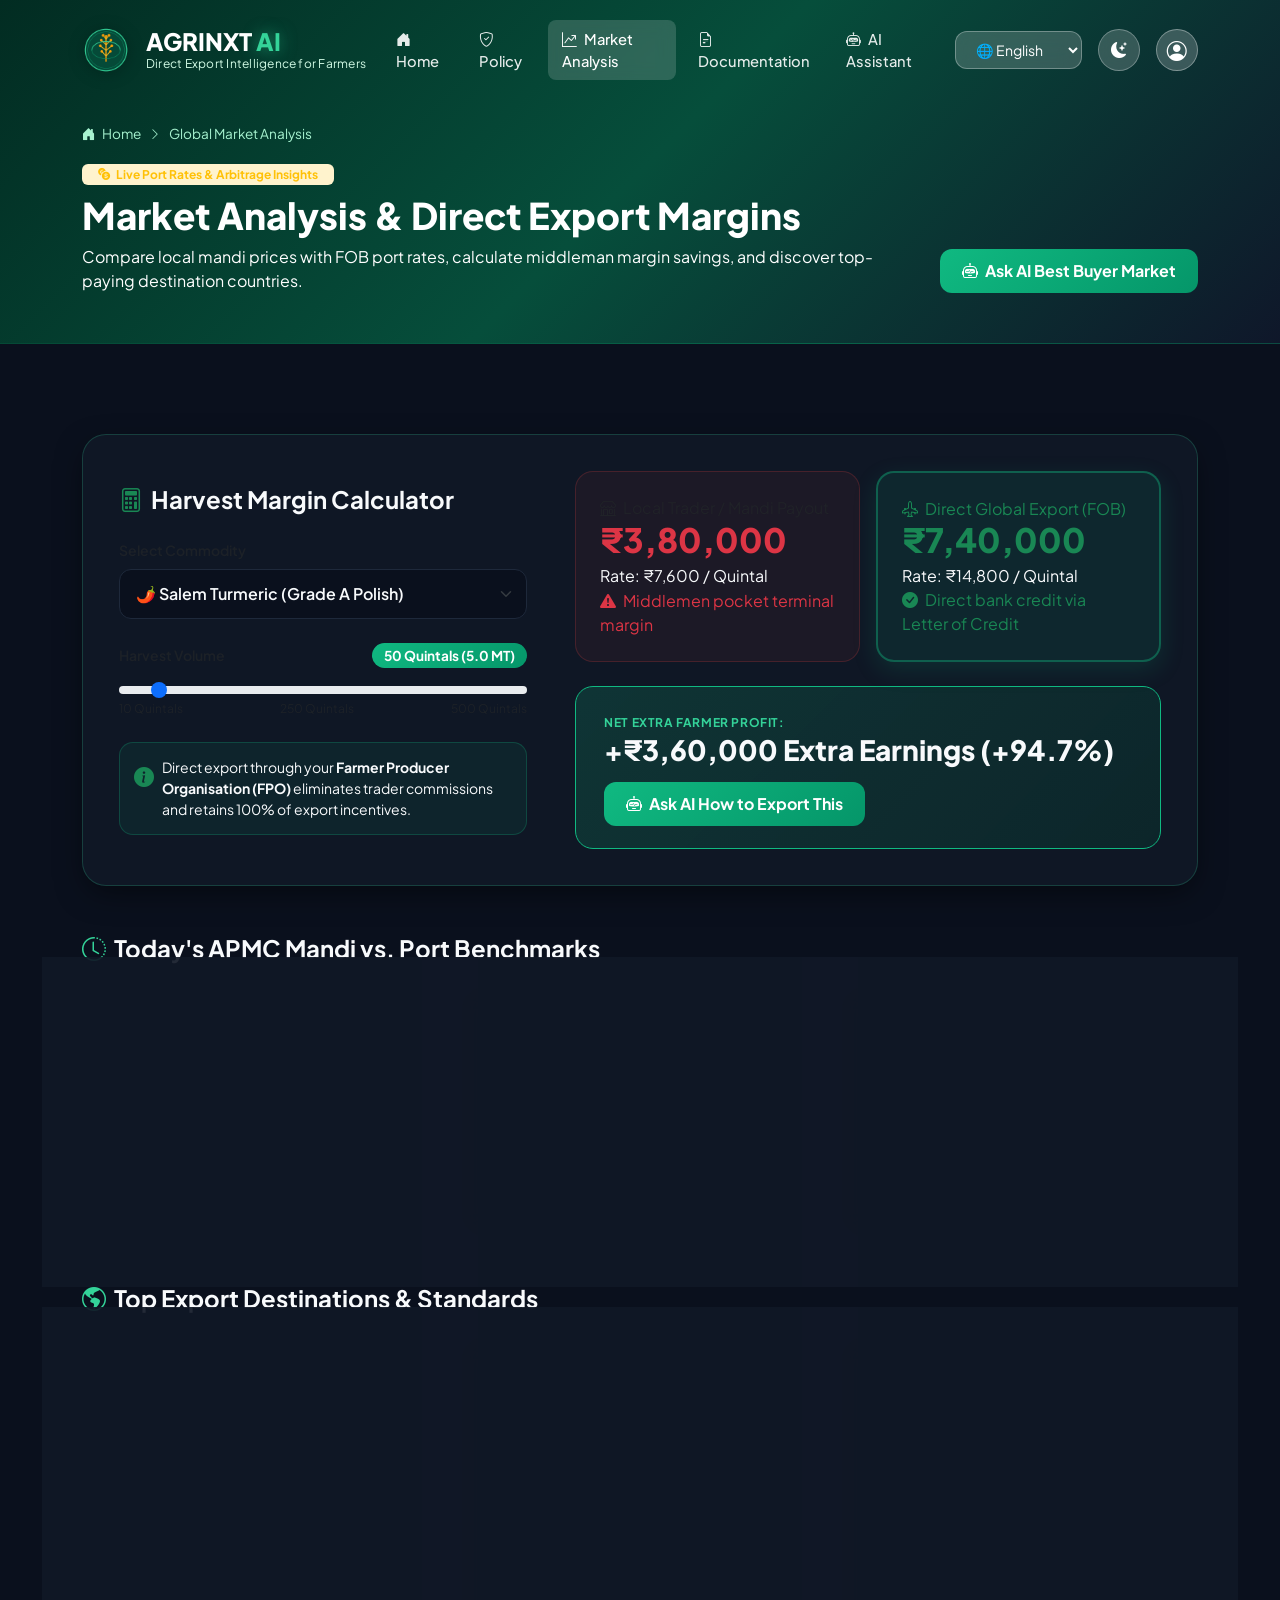
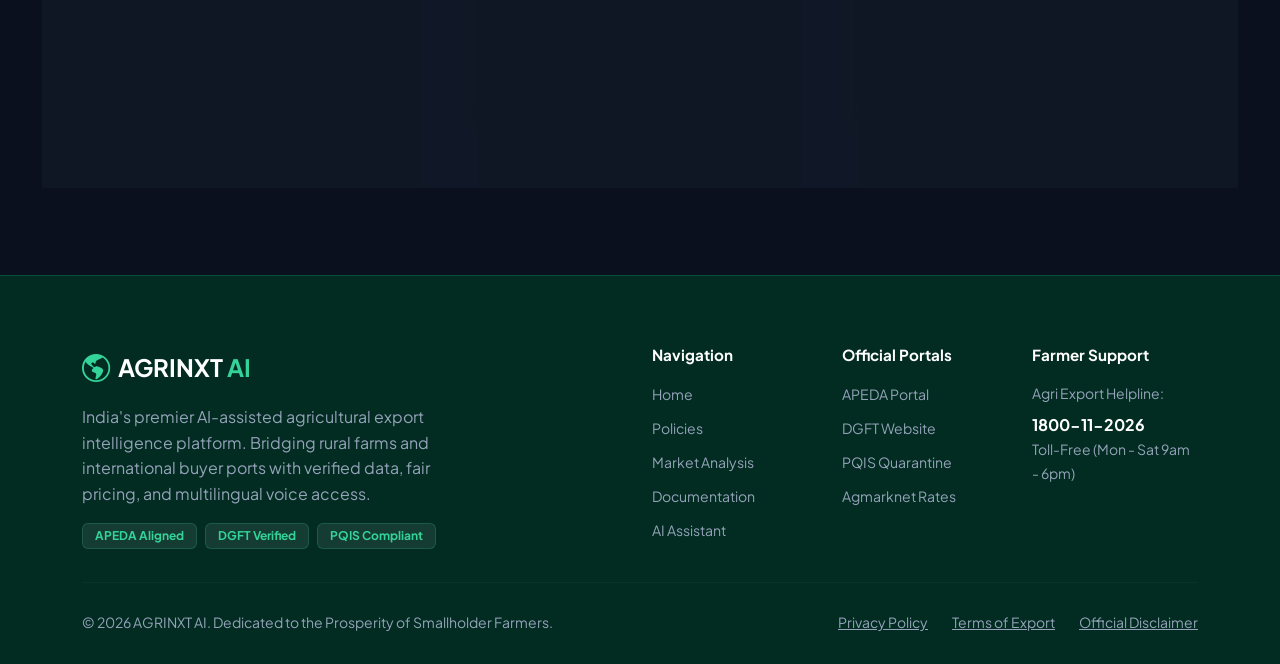
<file: market.html>
<!DOCTYPE html>
<html lang="en">
<head>
    <meta charset="UTF-8">
    <meta name="viewport" content="width=device-width, initial-scale=1.0">
    <title>Market Analysis & Profit Calculator | AGRINXT AI</title>
    
    <!-- Google Fonts -->
    <link rel="preconnect" href="https://fonts.googleapis.com">
    <link rel="preconnect" href="https://fonts.gstatic.com" crossorigin>
    <link href="https://fonts.googleapis.com/css2?family=Plus+Jakarta+Sans:wght@400;500;600;700;800&family=Noto+Sans+Tamil:wght@400;600;700&family=Noto+Sans+Devanagari:wght@400;600;700&display=swap" rel="stylesheet">

    <!-- Bootstrap 5.3.3 -->
    <link href="https://cdn.jsdelivr.net/npm/bootstrap@5.3.3/dist/css/bootstrap.min.css" rel="stylesheet">

    <!-- Bootstrap Icons -->
    <link rel="stylesheet" href="https://cdn.jsdelivr.net/npm/bootstrap-icons@1.11.3/font/bootstrap-icons.min.css">

    <!-- Custom CSS -->
    <link rel="stylesheet" href="dashboard.css">
</head>

<body class="dark">

<!-- ===================== 1. SUBPAGE HEADER & GLASS NAVBAR ===================== -->
<header class="subpage-header">
    <nav class="navbar navbar-expand-lg">
        <div class="container">
            <a class="navbar-brand d-flex align-items-center gap-3" href="dashboard.html">
                <img src="assets/logo.png" class="logo-img" alt="AGRINXT AI" onerror="this.style.display='none'; document.getElementById('logoFallback').style.display='flex';">
                <div id="logoFallback" class="brand-fallback-badge" style="display:none;">
                    <i class="bi bi-globe-americas"></i>
                </div>
                <div>
                    <h4 class="mb-0 fw-extrabold tracking-tight text-white">AGRINXT <span class="brand-highlight">AI</span></h4>
                    <small class="brand-subtitle">Direct Export Intelligence for Farmers</small>
                </div>
            </a>

            <button class="navbar-toggler custom-toggler" type="button" data-bs-toggle="collapse" data-bs-target="#navbarNav" aria-controls="navbarNav" aria-expanded="false" aria-label="Toggle navigation">
                <i class="bi bi-list fs-2 text-white"></i>
            </button>

            <div class="collapse navbar-collapse" id="navbarNav">
                <ul class="navbar-nav ms-auto align-items-lg-center gap-1 gap-lg-2">
                    <li class="nav-item">
                        <a class="nav-link" href="dashboard.html" id="navHome"><i class="bi bi-house-door-fill me-1"></i> Home</a>
                    </li>
                    <li class="nav-item">
                        <a class="nav-link" href="policy.html" id="navPolicy"><i class="bi bi-shield-check me-1"></i> Policy</a>
                    </li>
                    <li class="nav-item">
                        <a class="nav-link active" href="market.html" id="navMarket"><i class="bi bi-graph-up-arrow me-1"></i> Market Analysis</a>
                    </li>
                    <li class="nav-item">
                        <a class="nav-link" href="documentation.html" id="navDoc"><i class="bi bi-file-earmark-text me-1"></i> Documentation</a>
                    </li>
                    <li class="nav-item">
                        <a class="nav-link" href="assistant.html" id="navAssistant"><i class="bi bi-robot me-1"></i> AI Assistant</a>
                    </li>

                    <li class="nav-item ms-lg-2">
                        <div class="glass-select-wrapper">
                            <select class="language-dropdown" id="languageSelect" title="Select Language">
                                <option value="en" selected>🌐 English</option>
                                <option value="ta">தமிழ் (Tamil)</option>
                                <option value="hi">हिन्दी (Hindi)</option>
                            </select>
                        </div>
                    </li>

                    <li class="nav-item ms-lg-2">
                        <button class="glass-btn theme-toggle-btn" id="themeBtn" title="Toggle Light/Dark Theme" aria-label="Toggle Dark Mode">
                            <i class="bi bi-moon-stars-fill" id="themeIcon"></i>
                        </button>
                    </li>

                    <li class="nav-item dropdown ms-lg-2">
                        <a class="profile-avatar-btn" href="#" role="button" data-bs-toggle="dropdown" aria-expanded="false" title="Farmer Profile">
                            <i class="bi bi-person-circle fs-5"></i>
                        </a>
                        <ul class="dropdown-menu dropdown-menu-end glass-dropdown animate slideIn">
                            <li class="dropdown-header">
                                <span class="fw-bold text-dark dark-text-light" id="profileName">Kisan Samiti FPO</span>
                                <small class="d-block text-muted" id="profileId">Member ID: AGRI-EXP-8942</small>
                            </li>
                            <li><hr class="dropdown-divider"></li>
                            <li><a class="dropdown-item" href="policy.html"><i class="bi bi-file-earmark-check me-2 text-success"></i> My Export Compliance</a></li>
                            <li><a class="dropdown-item" href="documentation.html"><i class="bi bi-journal-text me-2 text-primary"></i> Documentation Checklist</a></li>
                            <li><a class="dropdown-item" href="market.html"><i class="bi bi-calculator me-2 text-warning"></i> My Crop Margins</a></li>
                            <li><hr class="dropdown-divider"></li>
                            <li><a class="dropdown-item text-danger" href="login.html"><i class="bi bi-box-arrow-right me-2"></i> Sign Out</a></li>
                        </ul>
                    </li>
                </ul>
            </div>
        </div>
    </nav>

    <!-- Subpage Hero Banner Content -->
    <div class="container pt-4">
        <div class="subpage-breadcrumb">
            <a href="dashboard.html"><i class="bi bi-house-door-fill me-1"></i> Home</a>
            <i class="bi bi-chevron-right fs-8"></i>
            <span>Global Market Analysis</span>
        </div>
        <div class="d-flex justify-content-between align-items-end flex-wrap gap-3">
            <div>
                <span class="badge bg-warning-subtle text-warning mb-2 px-3 py-1.5">
                    <i class="bi bi-currency-exchange me-1"></i> Live Port Rates & Arbitrage Insights
                </span>
                <h1 class="subpage-hero-title mb-2" id="marketSectionTitle">Market Analysis & Direct Export Margins</h1>
                <p class="text-emerald-light max-w-800 mb-0" id="marketSectionSub">
                    Compare local mandi prices with FOB port rates, calculate middleman margin savings, and discover top-paying destination countries.
                </p>
            </div>
            <div class="d-flex gap-2">
                <button class="btn btn-emerald-action" onclick="triggerAiCropQuery()">
                    <i class="bi bi-robot me-1"></i> Ask AI Best Buyer Market
                </button>
            </div>
        </div>
    </div>
</header>

<!-- ===================== 2. INTERACTIVE PROFIT MARGIN CALCULATOR ===================== -->
<main class="section-padding" id="market">
    <div class="container">
        <!-- Middleman vs Direct Export Calculator -->
        <div class="calculator-card glass-panel mb-5">
            <div class="row g-4 align-items-center">
                <div class="col-lg-5 border-end-lg pe-lg-4">
                    <h4 class="fw-bold mb-4 d-flex align-items-center gap-2 text-dark dark-text-light">
                        <i class="bi bi-calculator text-success"></i> <span id="calcTitle">Harvest Margin Calculator</span>
                    </h4>
                    
                    <div class="mb-4">
                        <label class="form-label fw-semibold text-muted fs-7" id="lblCropSelect">Select Commodity</label>
                        <select class="form-select custom-select-lg" id="calcCropSelect">
                            <option value="turmeric" selected>🌶️ Salem Turmeric (Grade A Polish)</option>
                            <option value="rice">🌾 Basmati Rice (Pusa 1121)</option>
                            <option value="mango">🥭 Alphonso Mango (GI Tagged)</option>
                            <option value="onion">🧅 Red Onion (Nashik Export Grade)</option>
                            <option value="banana">🍌 G9 Cavendish Banana</option>
                        </select>
                    </div>

                    <div class="mb-4">
                        <div class="d-flex justify-content-between align-items-center mb-2">
                            <label class="form-label fw-semibold text-muted fs-7 mb-0" id="lblVolumeSelect">Harvest Volume</label>
                            <span class="badge bg-emerald-badge" id="calcQuantityDisplay">50 Quintals (5 MT)</span>
                        </div>
                        <input type="range" class="form-range custom-range" id="calcQuantitySlider" min="10" max="500" step="10" value="50">
                        <div class="d-flex justify-content-between text-muted fs-8">
                            <span>10 Quintals</span>
                            <span>250 Quintals</span>
                            <span>500 Quintals</span>
                        </div>
                    </div>

                    <div class="alert alert-emerald-note d-flex gap-2 align-items-start mb-0">
                        <i class="bi bi-info-circle-fill fs-5 mt-1 shrink-0 text-success"></i>
                        <div class="fs-7" id="calcNoticeText">
                            Direct export through your <strong>Farmer Producer Organisation (FPO)</strong> eliminates trader commissions and retains 100% of export incentives.
                        </div>
                    </div>
                </div>

                <div class="col-lg-7 ps-lg-4">
                    <div class="row g-3">
                        <div class="col-sm-6">
                            <div class="comparison-card loss-side">
                                <div class="card-header-badge text-muted">
                                    <i class="bi bi-shop me-1"></i> Local Trader / Mandi Payout
                                </div>
                                <div class="price-big text-danger" id="calcMandiTotal">₹3,80,000</div>
                                <div class="rate-breakdown" id="calcMandiRate">Rate: ₹7,600 / Quintal</div>
                                <div class="loss-note text-danger">
                                    <i class="bi bi-exclamation-triangle-fill me-1"></i> Middlemen pocket terminal margin
                                </div>
                            </div>
                        </div>

                        <div class="col-sm-6">
                            <div class="comparison-card gain-side">
                                <div class="card-header-badge text-success">
                                    <i class="bi bi-airplane-engines me-1"></i> Direct Global Export (FOB)
                                </div>
                                <div class="price-big text-success" id="calcExportTotal">₹7,40,000</div>
                                <div class="rate-breakdown" id="calcExportRate">Rate: ₹14,800 / Quintal</div>
                                <div class="gain-note text-success">
                                    <i class="bi bi-check-circle-fill me-1"></i> Direct bank credit via Letter of Credit
                                </div>
                            </div>
                        </div>
                    </div>

                    <div class="net-profit-banner mt-4">
                        <div class="d-flex align-items-center justify-content-between flex-wrap gap-3">
                            <div>
                                <span class="text-uppercase fs-8 letter-spacing-1 fw-bold text-emerald" id="calcExtraProfitLabel">Net Extra Farmer Profit:</span>
                                <h3 class="mb-0 fw-extrabold text-dark dark-text-light" id="calcExtraProfit">+₹3,60,000 Extra Earnings (+94.7%)</h3>
                            </div>
                            <button class="btn btn-emerald-action" onclick="triggerAiCropQuery()">
                                <i class="bi bi-robot me-1"></i> Ask AI How to Export This
                            </button>
                        </div>
                    </div>
                </div>
            </div>
        </div>

        <!-- Live Spot Price Cards -->
        <h4 class="fw-bold mb-4 text-dark dark-text-light"><i class="bi bi-clock-history text-emerald me-2"></i>Today's APMC Mandi vs. Port Benchmarks</h4>
        <div class="row g-4 mb-5">
            <div class="col-md-4">
                <div class="market-card glass-panel">
                    <div class="d-flex justify-content-between align-items-center mb-3">
                        <div class="d-flex align-items-center gap-2">
                            <span class="fs-3">🌾</span>
                            <div>
                                <h5 class="fw-bold mb-0 text-dark dark-text-light">Basmati Rice 1121</h5>
                                <small class="text-muted">Karnal APMC Hub</small>
                            </div>
                        </div>
                        <span class="trend-badge up">▲ +2.4%</span>
                    </div>
                    <div class="price-comparison-grid">
                        <div class="price-cell"><span class="label">Mandi Rate</span><span class="val">₹62 / kg</span></div>
                        <div class="price-cell highlight"><span class="label">FOB Port</span><span class="val text-success">₹112 / kg</span></div>
                    </div>
                    <div class="mt-3 pt-3 border-top d-flex justify-content-between text-muted fs-7">
                        <span>Spread Gain: <strong class="text-success">+80.6%</strong></span>
                        <button class="btn btn-link p-0 text-emerald text-decoration-none" onclick="askAiSpecific('Basmati Rice export rules and FOB prices')">Ask AI &rarr;</button>
                    </div>
                </div>
            </div>

            <div class="col-md-4">
                <div class="market-card glass-panel">
                    <div class="d-flex justify-content-between align-items-center mb-3">
                        <div class="d-flex align-items-center gap-2">
                            <span class="fs-3">🌶️</span>
                            <div>
                                <h5 class="fw-bold mb-0 text-dark dark-text-light">Salem Turmeric</h5>
                                <small class="text-muted">Erode Spices Hub</small>
                            </div>
                        </div>
                        <span class="trend-badge up">▲ +5.1%</span>
                    </div>
                    <div class="price-comparison-grid">
                        <div class="price-cell"><span class="label">Mandi Rate</span><span class="val">₹148 / kg</span></div>
                        <div class="price-cell highlight"><span class="label">FOB Port</span><span class="val text-success">₹245 / kg</span></div>
                    </div>
                    <div class="mt-3 pt-3 border-top d-flex justify-content-between text-muted fs-7">
                        <span>Spread Gain: <strong class="text-success">+65.5%</strong></span>
                        <button class="btn btn-link p-0 text-emerald text-decoration-none" onclick="askAiSpecific('Salem Turmeric Curcumin standards for Dubai and Europe')">Ask AI &rarr;</button>
                    </div>
                </div>
            </div>

            <div class="col-md-4">
                <div class="market-card glass-panel">
                    <div class="d-flex justify-content-between align-items-center mb-3">
                        <div class="d-flex align-items-center gap-2">
                            <span class="fs-3">🧅</span>
                            <div>
                                <h5 class="fw-bold mb-0 text-dark dark-text-light">Nashik Red Onion</h5>
                                <small class="text-muted">Lasalgaon Hub</small>
                            </div>
                        </div>
                        <span class="trend-badge down">▼ -1.2%</span>
                    </div>
                    <div class="price-comparison-grid">
                        <div class="price-cell"><span class="label">Mandi Rate</span><span class="val">₹32 / kg</span></div>
                        <div class="price-cell highlight"><span class="label">FOB Port</span><span class="val text-success">₹58 / kg</span></div>
                    </div>
                    <div class="mt-3 pt-3 border-top d-flex justify-content-between text-muted fs-7">
                        <span>Spread Gain: <strong class="text-success">+81.2%</strong></span>
                        <button class="btn btn-link p-0 text-emerald text-decoration-none" onclick="askAiSpecific('Current minimum export price and documentation for Onion')">Ask AI &rarr;</button>
                    </div>
                </div>
            </div>
        </div>

        <!-- Top Destination Countries -->
        <h4 class="fw-bold mb-4 text-dark dark-text-light"><i class="bi bi-globe-americas text-emerald me-2"></i>Top Export Destinations & Standards</h4>
        <div class="row g-4 mb-5">
            <div class="col-md-4">
                <div class="country-card glass-panel h-100">
                    <div class="d-flex justify-content-between align-items-start mb-3">
                        <div class="d-flex align-items-center gap-2">
                            <span class="country-flag">🇦🇪</span>
                            <div><h5 class="fw-bold mb-0 text-dark dark-text-light">United Arab Emirates</h5><small class="text-muted">Dubai / Jebel Ali Port</small></div>
                        </div>
                        <span class="badge bg-success-subtle text-success">Demand: Ultra High</span>
                    </div>
                    <div class="country-stats-box mb-3">
                        <div class="row text-center g-2">
                            <div class="col-6 border-end"><small class="text-muted d-block">Avg FOB Price</small><strong class="fs-5 text-emerald">$1,480/MT</strong></div>
                            <div class="col-6"><small class="text-muted d-block">Transit Time</small><strong class="fs-5 text-dark dark-text-light">3 - 4 Days</strong></div>
                        </div>
                    </div>
                    <ul class="country-requirements-list mb-4">
                        <li><i class="bi bi-check2-circle text-success me-1"></i> CEPA 0% Customs Duty</li>
                        <li><i class="bi bi-check2-circle text-success me-1"></i> Phytosanitary Inspection (PQIS)</li>
                        <li><i class="bi bi-check2-circle text-success me-1"></i> Arabic/English bilingual carton label</li>
                    </ul>
                    <button class="btn btn-outline-emerald w-100" onclick="askAiSpecific('What are the exact phytosanitary and packaging requirements for UAE import?')">
                        <i class="bi bi-robot me-1"></i> Ask AI About UAE Norms
                    </button>
                </div>
            </div>

            <div class="col-md-4">
                <div class="country-card glass-panel h-100">
                    <div class="d-flex justify-content-between align-items-start mb-3">
                        <div class="d-flex align-items-center gap-2">
                            <span class="country-flag">🇳🇱</span>
                            <div><h5 class="fw-bold mb-0 text-dark dark-text-light">Netherlands (EU Hub)</h5><small class="text-muted">Rotterdam Port</small></div>
                        </div>
                        <span class="badge bg-warning-subtle text-warning">Highest Premium</span>
                    </div>
                    <div class="country-stats-box mb-3">
                        <div class="row text-center g-2">
                            <div class="col-6 border-end"><small class="text-muted d-block">Avg FOB Price</small><strong class="fs-5 text-emerald">$2,100/MT</strong></div>
                            <div class="col-6"><small class="text-muted d-block">Transit Time</small><strong class="fs-5 text-dark dark-text-light">18 - 22 Days</strong></div>
                        </div>
                    </div>
                    <ul class="country-requirements-list mb-4">
                        <li><i class="bi bi-exclamation-circle text-warning me-1"></i> Strict EU MRL Residue Testing</li>
                        <li><i class="bi bi-check2-circle text-success me-1"></i> Curcumin &gt; 4% pays +35% bonus</li>
                        <li><i class="bi bi-check2-circle text-success me-1"></i> TRACES Electronic CoI required</li>
                    </ul>
                    <button class="btn btn-outline-emerald w-100" onclick="askAiSpecific('Explain European Union MRL and pesticide limits for Indian exports')">
                        <i class="bi bi-robot me-1"></i> Ask AI About EU Norms
                    </button>
                </div>
            </div>

            <div class="col-md-4">
                <div class="country-card glass-panel h-100">
                    <div class="d-flex justify-content-between align-items-start mb-3">
                        <div class="d-flex align-items-center gap-2">
                            <span class="country-flag">🇸🇦</span>
                            <div><h5 class="fw-bold mb-0 text-dark dark-text-light">Saudi Arabia</h5><small class="text-muted">Jeddah Islamic Port</small></div>
                        </div>
                        <span class="badge bg-primary-subtle text-primary">Mass Volume</span>
                    </div>
                    <div class="country-stats-box mb-3">
                        <div class="row text-center g-2">
                            <div class="col-6 border-end"><small class="text-muted d-block">Avg FOB Price</small><strong class="fs-5 text-emerald">$1,260/MT</strong></div>
                            <div class="col-6"><small class="text-muted d-block">Transit Time</small><strong class="fs-5 text-dark dark-text-light">6 - 8 Days</strong></div>
                        </div>
                    </div>
                    <ul class="country-requirements-list mb-4">
                        <li><i class="bi bi-check2-circle text-success me-1"></i> SFDA Exporter Registration</li>
                        <li><i class="bi bi-check2-circle text-success me-1"></i> Non-GMO Certificate mandatory</li>
                        <li><i class="bi bi-check2-circle text-success me-1"></i> Fast sea lane turnaround</li>
                    </ul>
                    <button class="btn btn-outline-emerald w-100" onclick="askAiSpecific('How to register with SFDA for exporting rice and spices to Saudi Arabia?')">
                        <i class="bi bi-robot me-1"></i> Ask AI About Saudi Norms
                    </button>
                </div>
            </div>
        </div>
    </div>
</main>

<!-- ===================== 3. FOOTER ===================== -->
<footer class="app-footer">
    <div class="container">
        <div class="row gy-4 mb-4">
            <div class="col-lg-5">
                <div class="d-flex align-items-center gap-2 mb-3">
                    <i class="bi bi-globe-americas fs-3 text-emerald"></i>
                    <h4 class="mb-0 fw-bold text-white">AGRINXT <span class="text-emerald">AI</span></h4>
                </div>
                <p class="text-footer-muted max-w-400">
                    India's premier AI-assisted agricultural export intelligence platform. Bridging rural farms and international buyer ports with verified data, fair pricing, and multilingual voice access.
                </p>
                <div class="official-logos-row d-flex gap-2 align-items-center flex-wrap">
                    <span class="badge bg-dark-glass">APEDA Aligned</span>
                    <span class="badge bg-dark-glass">DGFT Verified</span>
                    <span class="badge bg-dark-glass">PQIS Compliant</span>
                </div>
            </div>
            <div class="col-6 col-lg-2 offset-lg-1">
                <h6 class="footer-title">Navigation</h6>
                <ul class="footer-links">
                    <li><a href="dashboard.html">Home</a></li>
                    <li><a href="policy.html">Policies</a></li>
                    <li><a href="market.html">Market Analysis</a></li>
                    <li><a href="documentation.html">Documentation</a></li>
                    <li><a href="assistant.html">AI Assistant</a></li>
                </ul>
            </div>
            <div class="col-6 col-lg-2">
                <h6 class="footer-title">Official Portals</h6>
                <ul class="footer-links">
                    <li><a href="https://apeda.gov.in" target="_blank" rel="noopener">APEDA Portal</a></li>
                    <li><a href="https://dgft.gov.in" target="_blank" rel="noopener">DGFT Website</a></li>
                    <li><a href="https://plantquarantineindia.nic.in" target="_blank" rel="noopener">PQIS Quarantine</a></li>
                    <li><a href="https://agmarknet.gov.in" target="_blank" rel="noopener">Agmarknet Rates</a></li>
                </ul>
            </div>
            <div class="col-lg-2">
                <h6 class="footer-title">Farmer Support</h6>
                <p class="text-footer-muted fs-7 mb-2">Agri Export Helpline:</p>
                <div class="fw-bold text-white fs-6">1800-11-2026</div>
                <small class="text-footer-muted">Toll-Free (Mon - Sat 9am - 6pm)</small>
            </div>
        </div>

        <hr class="footer-divider">

        <div class="d-flex flex-column flex-md-row justify-content-between align-items-center gap-3 pt-2 text-footer-muted fs-7">
            <div>
                &copy; 2026 AGRINXT AI. Dedicated to the Prosperity of Smallholder Farmers.
            </div>
            <div class="d-flex gap-4">
                <a href="#" class="text-footer-muted">Privacy Policy</a>
                <a href="#" class="text-footer-muted">Terms of Export</a>
                <a href="#" class="text-footer-muted">Official Disclaimer</a>
            </div>
        </div>
    </div>
</footer>

<!-- Bootstrap 5.3.3 JS Bundle -->
<script src="https://cdn.jsdelivr.net/npm/bootstrap@5.3.3/dist/js/bootstrap.bundle.min.js"></script>

<!-- Custom Dashboard Logic -->
<script src="dashboard.js"></script>

</body>
</html>
</file>
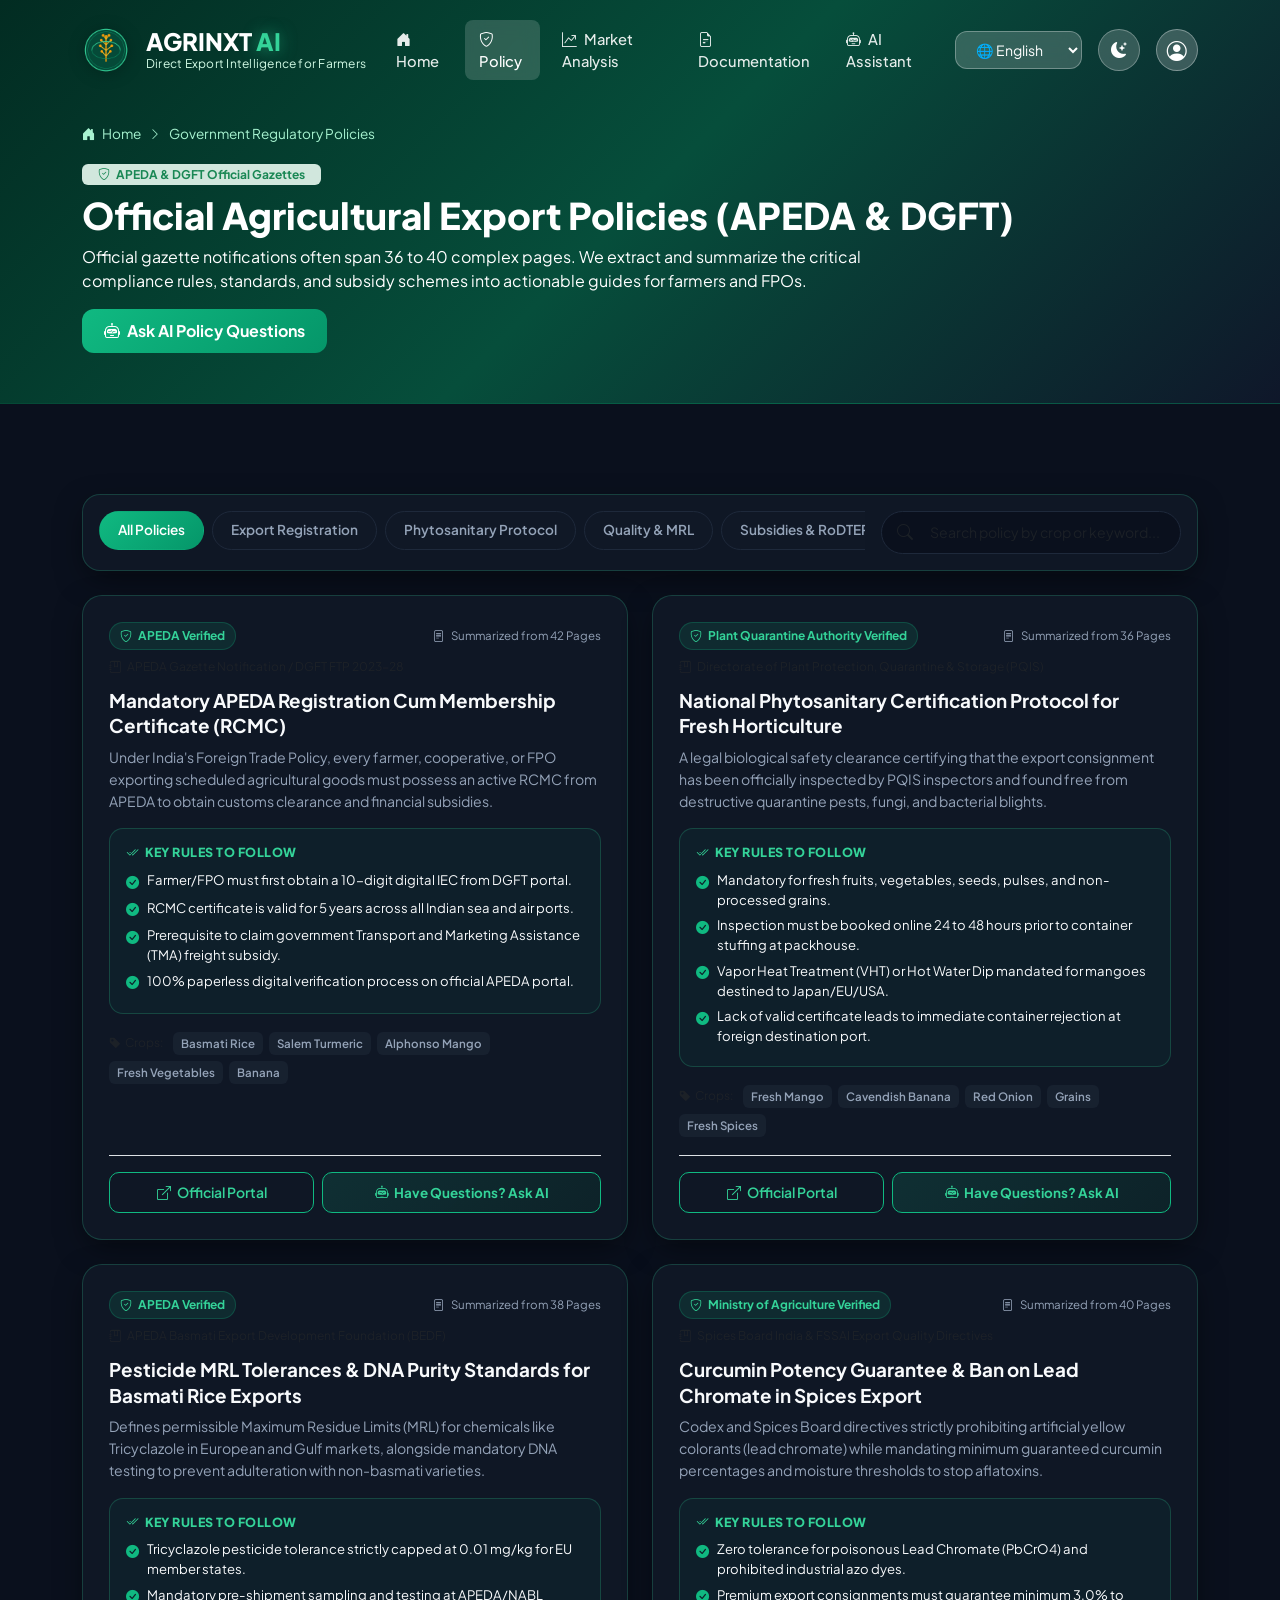
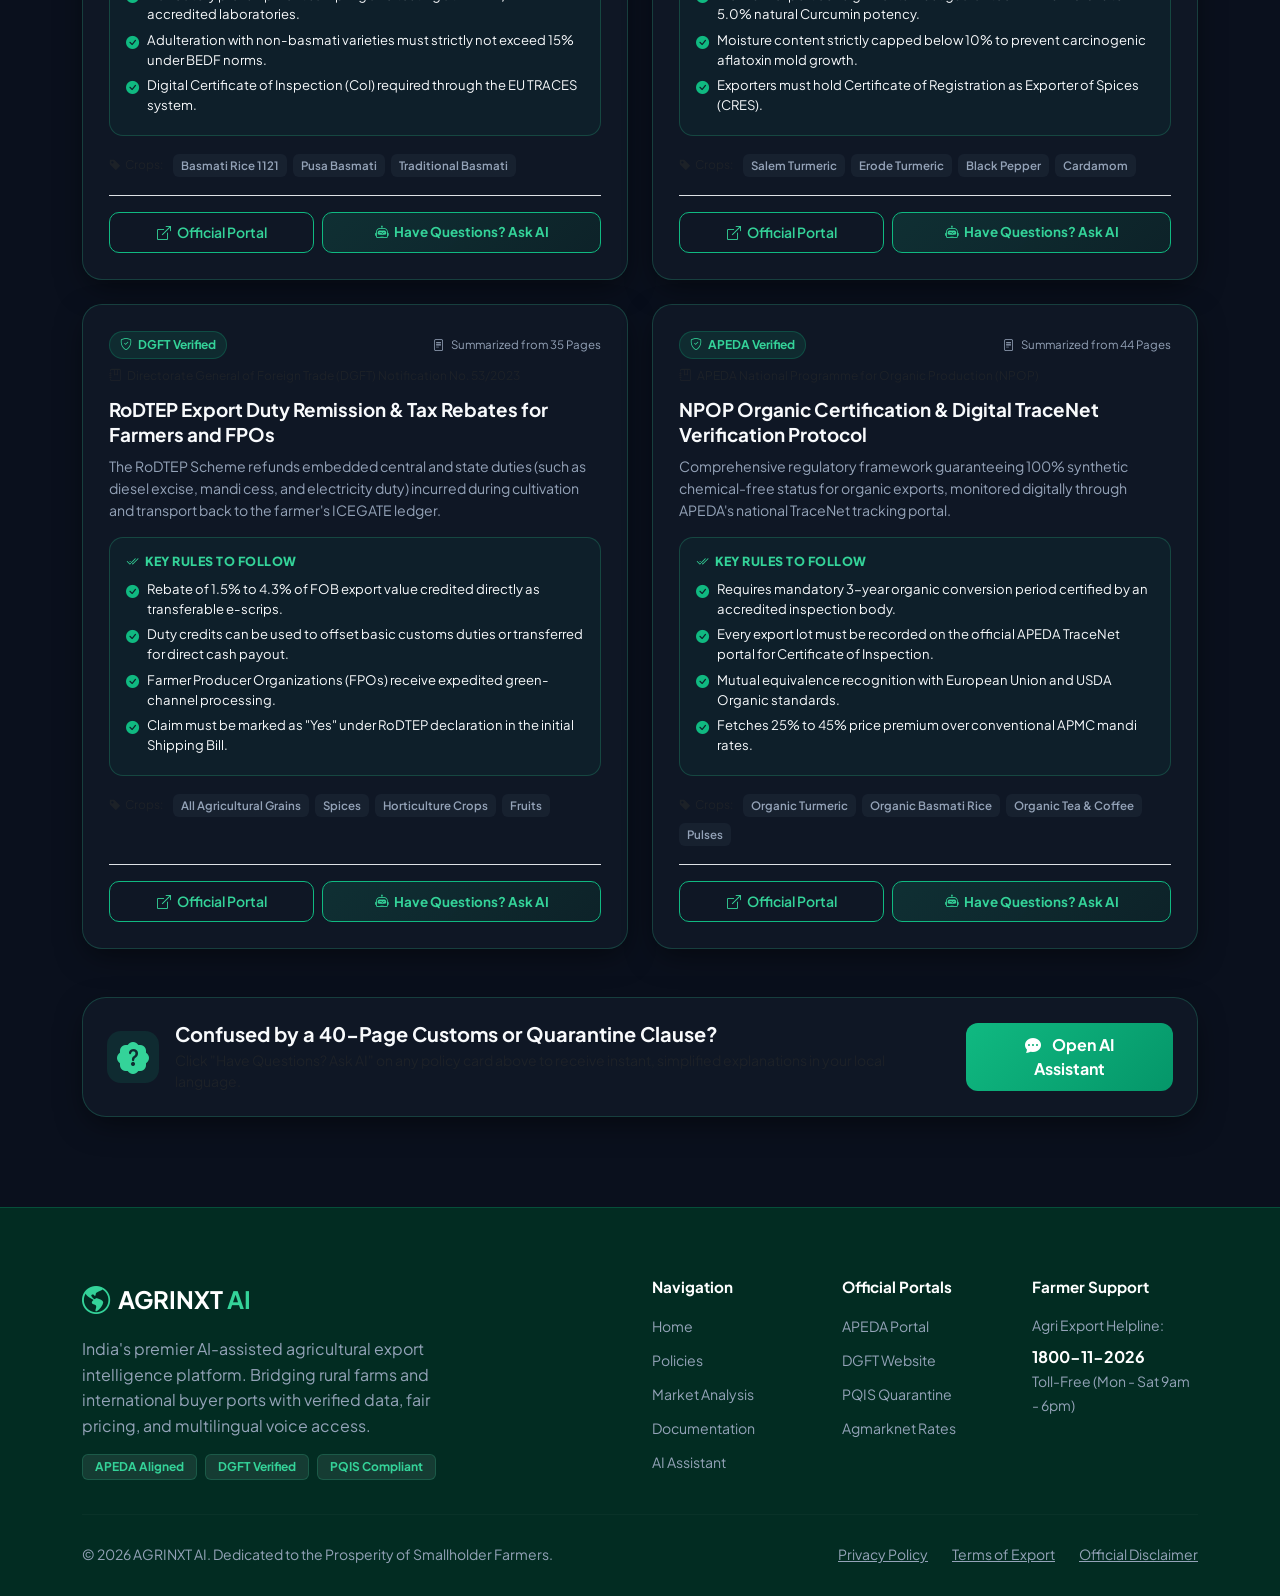
<file: policy.html>
<!DOCTYPE html>
<html lang="en">
<head>
    <meta charset="UTF-8">
    <meta name="viewport" content="width=device-width, initial-scale=1.0">
    <title>Export Policies & Compliance | AGRINXT AI</title>
    
    <!-- Google Fonts -->
    <link rel="preconnect" href="https://fonts.googleapis.com">
    <link rel="preconnect" href="https://fonts.gstatic.com" crossorigin>
    <link href="https://fonts.googleapis.com/css2?family=Plus+Jakarta+Sans:wght@400;500;600;700;800&family=Noto+Sans+Tamil:wght@400;600;700&family=Noto+Sans+Devanagari:wght@400;600;700&display=swap" rel="stylesheet">

    <!-- Bootstrap 5.3.3 -->
    <link href="https://cdn.jsdelivr.net/npm/bootstrap@5.3.3/dist/css/bootstrap.min.css" rel="stylesheet">

    <!-- Bootstrap Icons -->
    <link rel="stylesheet" href="https://cdn.jsdelivr.net/npm/bootstrap-icons@1.11.3/font/bootstrap-icons.min.css">

    <!-- Custom CSS -->
    <link rel="stylesheet" href="dashboard.css">
</head>

<body class="dark">

<!-- ===================== 1. SUBPAGE HEADER & GLASS NAVBAR ===================== -->
<header class="subpage-header">
    <!-- Glassmorphic Navbar -->
    <nav class="navbar navbar-expand-lg">
        <div class="container">
            <!-- Brand Logo -->
            <a class="navbar-brand d-flex align-items-center gap-3" href="dashboard.html">
                <img src="assets/logo.png" class="logo-img" alt="AGRINXT AI" onerror="this.style.display='none'; document.getElementById('logoFallback').style.display='flex';">
                <div id="logoFallback" class="brand-fallback-badge" style="display:none;">
                    <i class="bi bi-globe-americas"></i>
                </div>
                <div>
                    <h4 class="mb-0 fw-extrabold tracking-tight text-white">AGRINXT <span class="brand-highlight">AI</span></h4>
                    <small class="brand-subtitle">Direct Export Intelligence for Farmers</small>
                </div>
            </a>

            <!-- Mobile Hamburger Toggle -->
            <button class="navbar-toggler custom-toggler" type="button" data-bs-toggle="collapse" data-bs-target="#navbarNav" aria-controls="navbarNav" aria-expanded="false" aria-label="Toggle navigation">
                <i class="bi bi-list fs-2 text-white"></i>
            </button>

            <!-- Navbar Links: Home, Policy, Market Analysis, Documentation, AI Assistant -->
            <div class="collapse navbar-collapse" id="navbarNav">
                <ul class="navbar-nav ms-auto align-items-lg-center gap-1 gap-lg-2">
                    <li class="nav-item">
                        <a class="nav-link" href="dashboard.html" id="navHome"><i class="bi bi-house-door-fill me-1"></i> Home</a>
                    </li>
                    <li class="nav-item">
                        <a class="nav-link active" href="policy.html" id="navPolicy"><i class="bi bi-shield-check me-1"></i> Policy</a>
                    </li>
                    <li class="nav-item">
                        <a class="nav-link" href="market.html" id="navMarket"><i class="bi bi-graph-up-arrow me-1"></i> Market Analysis</a>
                    </li>
                    <li class="nav-item">
                        <a class="nav-link" href="documentation.html" id="navDoc"><i class="bi bi-file-earmark-text me-1"></i> Documentation</a>
                    </li>
                    <li class="nav-item">
                        <a class="nav-link" href="assistant.html" id="navAssistant"><i class="bi bi-robot me-1"></i> AI Assistant</a>
                    </li>

                    <!-- Language Switcher Dropdown -->
                    <li class="nav-item ms-lg-2">
                        <div class="glass-select-wrapper">
                            <select class="language-dropdown" id="languageSelect" title="Select Language">
                                <option value="en" selected>🌐 English</option>
                                <option value="ta">தமிழ் (Tamil)</option>
                                <option value="hi">हिन्दी (Hindi)</option>
                            </select>
                        </div>
                    </li>

                    <!-- Dark Mode Switcher Button -->
                    <li class="nav-item ms-lg-2">
                        <button class="glass-btn theme-toggle-btn" id="themeBtn" title="Toggle Light/Dark Theme" aria-label="Toggle Dark Mode">
                            <i class="bi bi-moon-stars-fill" id="themeIcon"></i>
                        </button>
                    </li>

                    <!-- User Profile Dropdown -->
                    <li class="nav-item dropdown ms-lg-2">
                        <a class="profile-avatar-btn" href="#" role="button" data-bs-toggle="dropdown" aria-expanded="false" title="Farmer Profile">
                            <i class="bi bi-person-circle fs-5"></i>
                        </a>
                        <ul class="dropdown-menu dropdown-menu-end glass-dropdown animate slideIn">
                            <li class="dropdown-header">
                                <span class="fw-bold text-dark dark-text-light" id="profileName">Kisan Samiti FPO</span>
                                <small class="d-block text-muted" id="profileId">Member ID: AGRI-EXP-8942</small>
                            </li>
                            <li><hr class="dropdown-divider"></li>
                            <li><a class="dropdown-item" href="policy.html"><i class="bi bi-file-earmark-check me-2 text-success"></i> My Export Compliance</a></li>
                            <li><a class="dropdown-item" href="documentation.html"><i class="bi bi-journal-text me-2 text-primary"></i> Documentation Checklist</a></li>
                            <li><a class="dropdown-item" href="market.html"><i class="bi bi-calculator me-2 text-warning"></i> My Crop Margins</a></li>
                            <li><hr class="dropdown-divider"></li>
                            <li><a class="dropdown-item text-danger" href="login.html"><i class="bi bi-box-arrow-right me-2"></i> Sign Out</a></li>
                        </ul>
                    </li>
                </ul>
            </div>
        </div>
    </nav>

    <!-- Subpage Hero Banner Content -->
    <div class="container pt-4">
        <div class="subpage-breadcrumb">
            <a href="dashboard.html"><i class="bi bi-house-door-fill me-1"></i> Home</a>
            <i class="bi bi-chevron-right fs-8"></i>
            <span>Government Regulatory Policies</span>
        </div>
        <div class="d-flex justify-content-between align-items-end flex-wrap gap-3">
            <div>
                <span class="badge bg-success-subtle text-success mb-2 px-3 py-1.5">
                    <i class="bi bi-shield-check me-1"></i> APEDA & DGFT Official Gazettes
                </span>
                <h1 class="subpage-hero-title mb-2" id="policyTitle">Official Agricultural Export Policies (APEDA & DGFT)</h1>
                <p class="text-emerald-light max-w-800 mb-0" id="policySubtitle">
                    Official gazette notifications often span 36 to 40 complex pages. We extract and summarize the critical compliance rules, standards, and subsidy schemes into actionable guides for farmers and FPOs.
                </p>
            </div>
            <div class="d-flex gap-2">
                <a href="assistant.html" class="btn btn-emerald-action">
                    <i class="bi bi-robot me-1"></i> Ask AI Policy Questions
                </a>
            </div>
        </div>
    </div>
</header>

<!-- ===================== 2. MAIN POLICY GRID & FILTERS ===================== -->
<main class="section-padding policy-section" id="policy">
    <div class="container">
        <!-- Filter & Search Toolbar -->
        <div class="policy-toolbar glass-panel p-3 mb-4 d-flex flex-column flex-md-row justify-content-between align-items-center gap-3">
            <!-- Category Pills -->
            <div class="policy-category-pills d-flex gap-2 overflow-auto pb-1 max-w-100">
                <button class="pill-btn active" data-category="all" id="catAll">All Policies</button>
                <button class="pill-btn" data-category="Registration" id="catReg">Export Registration</button>
                <button class="pill-btn" data-category="Phytosanitary" id="catPhyto">Phytosanitary Protocol</button>
                <button class="pill-btn" data-category="Quality" id="catQuality">Quality & MRL</button>
                <button class="pill-btn" data-category="Subsidies" id="catSubsidy">Subsidies & RoDTEP</button>
            </div>

            <!-- Search Box -->
            <div class="policy-search-box position-relative w-100 max-w-300">
                <i class="bi bi-search position-absolute top-50 start-0 translate-middle-y ms-3 text-muted"></i>
                <input type="text" class="form-control glass-search-input ps-5" id="policySearchInput" placeholder="Search policy by crop or keyword...">
            </div>
        </div>

        <!-- Policies Dynamic Grid Container -->
        <div class="row g-4" id="policiesGrid">
            <!-- Injected dynamically via dashboard.js in English / Tamil / Hindi -->
        </div>

        <!-- Policy Assistance Callout Banner -->
        <div class="policy-ai-helper-banner mt-5 glass-panel p-4 text-center">
            <div class="d-flex flex-column flex-md-row align-items-center justify-content-between gap-3 text-start">
                <div class="d-flex align-items-center gap-3">
                    <div class="helper-icon-box">
                        <i class="bi bi-patch-question-fill fs-2 text-emerald"></i>
                    </div>
                    <div>
                        <h5 class="fw-bold mb-1 text-dark dark-text-light" id="policyBannerTitle">Confused by a 40-Page Customs or Quarantine Clause?</h5>
                        <p class="text-muted mb-0 fs-7" id="policyBannerSub">Click "Have Questions? Ask AI" on any policy card above to receive instant, simplified explanations in your local language.</p>
                    </div>
                </div>
                <a href="assistant.html" class="btn btn-emerald-action shrink-0" id="policyBannerBtn">
                    <i class="bi bi-chat-dots-fill me-2"></i> Open AI Assistant
                </a>
            </div>
        </div>
    </div>
</main>

<!-- ===================== 3. FOOTER ===================== -->
<footer class="app-footer">
    <div class="container">
        <div class="row gy-4 mb-4">
            <div class="col-lg-5">
                <div class="d-flex align-items-center gap-2 mb-3">
                    <i class="bi bi-globe-americas fs-3 text-emerald"></i>
                    <h4 class="mb-0 fw-bold text-white">AGRINXT <span class="text-emerald">AI</span></h4>
                </div>
                <p class="text-footer-muted max-w-400">
                    India's premier AI-assisted agricultural export intelligence platform. Bridging rural farms and international buyer ports with verified data, fair pricing, and multilingual voice access.
                </p>
                <div class="official-logos-row d-flex gap-2 align-items-center flex-wrap">
                    <span class="badge bg-dark-glass">APEDA Aligned</span>
                    <span class="badge bg-dark-glass">DGFT Verified</span>
                    <span class="badge bg-dark-glass">PQIS Compliant</span>
                </div>
            </div>
            <div class="col-6 col-lg-2 offset-lg-1">
                <h6 class="footer-title">Navigation</h6>
                <ul class="footer-links">
                    <li><a href="dashboard.html">Home</a></li>
                    <li><a href="policy.html">Policies</a></li>
                    <li><a href="market.html">Market Analysis</a></li>
                    <li><a href="documentation.html">Documentation</a></li>
                    <li><a href="assistant.html">AI Assistant</a></li>
                </ul>
            </div>
            <div class="col-6 col-lg-2">
                <h6 class="footer-title">Official Portals</h6>
                <ul class="footer-links">
                    <li><a href="https://apeda.gov.in" target="_blank" rel="noopener">APEDA Portal</a></li>
                    <li><a href="https://dgft.gov.in" target="_blank" rel="noopener">DGFT Website</a></li>
                    <li><a href="https://plantquarantineindia.nic.in" target="_blank" rel="noopener">PQIS Quarantine</a></li>
                    <li><a href="https://agmarknet.gov.in" target="_blank" rel="noopener">Agmarknet Rates</a></li>
                </ul>
            </div>
            <div class="col-lg-2">
                <h6 class="footer-title">Farmer Support</h6>
                <p class="text-footer-muted fs-7 mb-2">Agri Export Helpline:</p>
                <div class="fw-bold text-white fs-6">1800-11-2026</div>
                <small class="text-footer-muted">Toll-Free (Mon - Sat 9am - 6pm)</small>
            </div>
        </div>

        <hr class="footer-divider">

        <div class="d-flex flex-column flex-md-row justify-content-between align-items-center gap-3 pt-2 text-footer-muted fs-7">
            <div>
                &copy; 2026 AGRINXT AI. Dedicated to the Prosperity of Smallholder Farmers.
            </div>
            <div class="d-flex gap-4">
                <a href="#" class="text-footer-muted">Privacy Policy</a>
                <a href="#" class="text-footer-muted">Terms of Export</a>
                <a href="#" class="text-footer-muted">Official Disclaimer</a>
            </div>
        </div>
    </div>
</footer>

<!-- Bootstrap 5.3.3 JS Bundle -->
<script src="https://cdn.jsdelivr.net/npm/bootstrap@5.3.3/dist/js/bootstrap.bundle.min.js"></script>

<!-- Custom Dashboard Logic -->
<script src="dashboard.js"></script>

</body>
</html>
</file>
<file: dashboard.css>
/* ==========================================================================
   AGRINXT AI — Unified Modern Dashboard Stylesheet
   Theme: High-Tech Emerald Glassmorphism & Agricultural Prosperity
   ========================================================================== */

:root {
    --primary-emerald: #064e3b;
    --primary-light: #0d9488;
    --accent-emerald: #10b981;
    --accent-glow: #34d399;
    --amber-gold: #f59e0b;
    
    --bg-surface: #f8fafc;
    --bg-card: rgba(255, 255, 255, 0.94);
    --border-glass: rgba(16, 185, 129, 0.18);
    --border-subtle: #e2e8f0;
    
    --text-main: #0f172a;
    --text-muted: #64748b;
    --text-emerald: #059669;
    
    --glass-nav: rgba(6, 78, 59, 0.55);
    --shadow-soft: 0 10px 30px -5px rgba(0, 0, 0, 0.05), 0 4px 6px -2px rgba(0, 0, 0, 0.02);
    --shadow-hover: 0 20px 35px -8px rgba(6, 78, 59, 0.15);
}

/* Dark Mode Theme Variables */
body.dark {
    --bg-surface: #0a101d;
    --bg-card: rgba(17, 24, 39, 0.92);
    --border-glass: rgba(52, 211, 153, 0.22);
    --border-subtle: #1e293b;
    
    --text-main: #f8fafc;
    --text-muted: #94a3b8;
    --text-emerald: #34d399;
    
    --shadow-soft: 0 10px 30px -5px rgba(0, 0, 0, 0.5);
    --shadow-hover: 0 20px 40px -8px rgba(16, 185, 129, 0.25);
}

* {
    box-sizing: border-box;
}

body {
    font-family: 'Plus Jakarta Sans', -apple-system, BlinkMacSystemFont, 'Segoe UI', Roboto, sans-serif;
    background-color: var(--bg-surface);
    color: var(--text-main);
    margin: 0;
    padding: 0;
    transition: background-color 0.3s ease, color 0.3s ease;
    overflow-x: hidden;
}

/* Language font helpers */
body[lang="ta"] {
    font-family: 'Plus Jakarta Sans', 'Noto Sans Tamil', sans-serif;
}

body[lang="hi"] {
    font-family: 'Plus Jakarta Sans', 'Noto Sans Devanagari', sans-serif;
}

/* Typography Utilities */
.fw-extrabold { font-weight: 800; }
.fs-7 { font-size: 0.875rem; }
.fs-8 { font-size: 0.75rem; }
.letter-spacing-1 { letter-spacing: 0.05em; }
.text-emerald { color: var(--text-emerald) !important; }
.dark-text-light { color: var(--text-main) !important; }
.max-w-800 { max-width: 800px; }
.max-w-400 { max-width: 400px; }
.max-w-300 { max-width: 300px; }
.max-w-100 { max-width: 100%; }

/* ===================== VIDEO HEADER ===================== */
.video-header {
    position: relative;
    min-height: 520px;
    overflow: hidden;
    display: flex;
    flex-direction: column;
    justify-content: space-between;
}

.header-video {
    position: absolute;
    top: 0;
    left: 0;
    width: 100%;
    height: 100%;
    object-fit: cover;
    z-index: 1;
}

.header-overlay {
    position: absolute;
    inset: 0;
    background: linear-gradient(180deg, 
        rgba(6, 78, 59, 0.82) 0%, 
        rgba(6, 78, 59, 0.68) 50%, 
        rgba(10, 16, 29, 0.95) 100%);
    z-index: 2;
}

/* Glassmorphic Navbar */
.navbar {
    position: relative;
    z-index: 100;
    background: transparent !important;
    padding: 20px 0;
}

.logo-img {
    height: 48px;
    width: auto;
    object-fit: contain;
    filter: drop-shadow(0 2px 8px rgba(0,0,0,0.25));
    transition: transform 0.3s ease;
}

.logo-img:hover {
    transform: scale(1.06);
}

.brand-fallback-badge {
    width: 44px;
    height: 44px;
    border-radius: 12px;
    background: linear-gradient(135deg, #10b981, #059669);
    display: flex;
    align-items: center;
    justify-content: center;
    font-size: 1.5rem;
    color: white;
    box-shadow: 0 4px 15px rgba(16, 185, 129, 0.4);
}

.brand-highlight {
    color: #34d399;
    text-shadow: 0 0 16px rgba(52, 211, 153, 0.6);
}

.brand-subtitle {
    font-size: 0.75rem;
    color: #d1fae5;
    letter-spacing: 0.02em;
    display: block;
}

.navbar-nav .nav-link {
    color: rgba(255, 255, 255, 0.9) !important;
    font-weight: 500;
    font-size: 0.92rem;
    padding: 8px 14px !important;
    border-radius: 8px;
    transition: all 0.25s ease;
}

.navbar-nav .nav-link:hover,
.navbar-nav .nav-link.active {
    color: #ffffff !important;
    background: rgba(255, 255, 255, 0.16);
    backdrop-filter: blur(8px);
}

/* Glass Controls in Navbar */
.glass-select-wrapper {
    position: relative;
}

.language-dropdown {
    background: rgba(255, 255, 255, 0.18);
    backdrop-filter: blur(10px);
    border: 1px solid rgba(255, 255, 255, 0.3);
    color: white;
    border-radius: 12px;
    padding: 8px 16px;
    font-size: 0.88rem;
    cursor: pointer;
    outline: none;
    transition: all 0.3s;
}

.language-dropdown option {
    background: #064e3b;
    color: white;
}

.glass-btn {
    background: rgba(255, 255, 255, 0.18);
    backdrop-filter: blur(10px);
    border: 1px solid rgba(255, 255, 255, 0.3);
    color: white;
    width: 42px;
    height: 42px;
    border-radius: 50%;
    display: flex;
    align-items: center;
    justify-content: center;
    transition: all 0.3s;
    cursor: pointer;
}

.glass-btn:hover {
    background: rgba(255, 255, 255, 0.32);
    transform: translateY(-2px);
    box-shadow: 0 4px 12px rgba(0,0,0,0.15);
}

.profile-avatar-btn {
    width: 42px;
    height: 42px;
    border-radius: 50%;
    background: rgba(255, 255, 255, 0.2);
    border: 1px solid rgba(255, 255, 255, 0.35);
    color: white !important;
    display: flex;
    align-items: center;
    justify-content: center;
    text-decoration: none;
    backdrop-filter: blur(10px);
    transition: all 0.3s;
}

.glass-dropdown {
    background: rgba(255, 255, 255, 0.95);
    backdrop-filter: blur(16px);
    border: 1px solid var(--border-glass);
    border-radius: 16px;
    padding: 12px;
    box-shadow: 0 15px 35px rgba(0,0,0,0.15);
}

body.dark .glass-dropdown {
    background: rgba(17, 24, 39, 0.96);
    border-color: rgba(52, 211, 153, 0.2);
}

/* Header Content Text */
.header-content {
    position: relative;
    z-index: 10;
    padding: 40px 0 60px;
}

.header-live-badge {
    display: inline-flex;
    align-items: center;
    gap: 8px;
    background: rgba(16, 185, 129, 0.25);
    border: 1px solid rgba(52, 211, 153, 0.4);
    backdrop-filter: blur(8px);
    color: #d1fae5;
    padding: 6px 16px;
    border-radius: 50px;
    font-size: 0.82rem;
    font-weight: 600;
}

.live-dot {
    width: 8px;
    height: 8px;
    background: #34d399;
    border-radius: 50%;
    box-shadow: 0 0 10px #34d399;
    animation: pulseGlow 1.8s infinite;
}

@keyframes pulseGlow {
    0% { transform: scale(0.9); opacity: 0.7; }
    50% { transform: scale(1.3); opacity: 1; }
    100% { transform: scale(0.9); opacity: 0.7; }
}

.header-headline {
    font-size: clamp(2.2rem, 5vw, 3.6rem);
    font-weight: 800;
    line-height: 1.15;
    letter-spacing: -0.02em;
}

.gradient-text {
    background: linear-gradient(135deg, #ffffff 30%, #34d399 100%);
    -webkit-background-clip: text;
    -webkit-text-fill-color: transparent;
}

.header-subtext {
    font-size: clamp(1rem, 2vw, 1.25rem);
    color: #e2e8f0;
    max-width: 680px;
    margin: 16px auto 0;
    line-height: 1.6;
}

.btn-emerald-hero {
    background: linear-gradient(135deg, #10b981, #059669);
    color: white;
    border: none;
    padding: 13px 28px;
    font-weight: 700;
    border-radius: 12px;
    box-shadow: 0 6px 20px rgba(16, 185, 129, 0.4);
    transition: all 0.3s;
    text-decoration: none;
}

.btn-emerald-hero:hover {
    color: white;
    transform: translateY(-2px);
    box-shadow: 0 8px 25px rgba(16, 185, 129, 0.5);
}

.btn-outline-hero {
    background: rgba(255, 255, 255, 0.15);
    backdrop-filter: blur(8px);
    color: white;
    border: 1px solid rgba(255, 255, 255, 0.4);
    padding: 13px 28px;
    font-weight: 600;
    border-radius: 12px;
    transition: all 0.3s;
    text-decoration: none;
}

.btn-outline-hero:hover {
    background: rgba(255, 255, 255, 0.28);
    color: #d1fae5;
    transform: translateY(-2px);
}

/* ===================== TICKER ===================== */
.export-pulse-bar {
    background: #022c22;
    border-top: 1px solid rgba(16, 185, 129, 0.3);
    border-bottom: 1px solid rgba(16, 185, 129, 0.3);
    padding: 10px 0;
    color: #d1fae5;
    font-size: 0.88rem;
    z-index: 20;
    position: relative;
}

.pulse-badge {
    animation: blink 1.5s infinite;
}

@keyframes blink {
    0%, 100% { opacity: 1; }
    50% { opacity: 0.4; }
}

.ticker-scroll-container {
    overflow: hidden;
    white-space: nowrap;
    position: relative;
    flex-grow: 1;
    margin-left: 20px;
}

.ticker-track {
    display: inline-block;
    animation: tickerLoop 28s linear infinite;
}

.ticker-item {
    margin-right: 32px;
}

@keyframes tickerLoop {
    0% { transform: translateX(0); }
    100% { transform: translateX(-50%); }
}

/* ===================== HERO SECTION ===================== */
.hero-section {
    padding: 80px 0;
    background: var(--bg-surface);
    position: relative;
}

.hero-pill-badge {
    display: inline-flex;
    align-items: center;
    background: rgba(16, 185, 129, 0.12);
    border: 1px solid rgba(16, 185, 129, 0.3);
    color: var(--text-emerald);
    padding: 6px 14px;
    border-radius: 50px;
    font-size: 0.82rem;
    font-weight: 700;
}

.hero-title {
    font-size: clamp(2.4rem, 4.5vw, 3.5rem);
    font-weight: 800;
    line-height: 1.15;
    letter-spacing: -0.02em;
    color: var(--text-main);
}

.brand-gradient {
    background: linear-gradient(135deg, #059669 0%, #10b981 50%, #34d399 100%);
    -webkit-background-clip: text;
    -webkit-text-fill-color: transparent;
}

.hero-lead {
    font-size: 1.1rem;
    color: var(--text-muted);
    line-height: 1.7;
    margin-top: 18px;
    margin-bottom: 24px;
}

.hero-features-grid {
    display: grid;
    grid-template-columns: repeat(2, 1fr);
    gap: 14px;
    margin-bottom: 28px;
}

.feature-bullet {
    display: flex;
    align-items: center;
    gap: 10px;
    font-size: 0.92rem;
    font-weight: 600;
    color: var(--text-main);
}

.btn-emerald-primary {
    background: linear-gradient(135deg, #10b981, #059669);
    color: white;
    border: none;
    font-weight: 700;
    border-radius: 12px;
    padding: 14px 28px;
    box-shadow: 0 6px 20px rgba(16, 185, 129, 0.35);
    transition: all 0.3s;
    text-decoration: none;
}

.btn-emerald-primary:hover {
    color: white;
    transform: translateY(-2px);
    box-shadow: 0 10px 25px rgba(16, 185, 129, 0.45);
}

.btn-glass-secondary {
    background: var(--bg-card);
    border: 1px solid var(--border-subtle);
    color: var(--text-main);
    font-weight: 600;
    border-radius: 12px;
    padding: 14px 26px;
    transition: all 0.3s;
    text-decoration: none;
}

.btn-glass-secondary:hover {
    border-color: var(--accent-emerald);
    color: var(--text-emerald);
    transform: translateY(-2px);
}

/* Hero SVG Illustration */
.hero-illustration-wrapper {
    position: relative;
    display: inline-block;
    padding: 20px;
}

.illustration-aura {
    position: absolute;
    width: 380px;
    height: 380px;
    background: radial-gradient(circle, rgba(16, 185, 129, 0.25) 0%, rgba(16, 185, 129, 0) 70%);
    top: 50%;
    left: 50%;
    transform: translate(-50%, -50%);
    z-index: 1;
    pointer-events: none;
    filter: blur(20px);
}

.hero-illustration-svg {
    position: relative;
    z-index: 2;
    max-width: 520px;
    width: 100%;
    height: auto;
    filter: drop-shadow(0 15px 30px rgba(0, 0, 0, 0.12));
    animation: gentleFloat 6s ease-in-out infinite;
}

@keyframes gentleFloat {
    0%, 100% { transform: translateY(0px); }
    50% { transform: translateY(-12px); }
}

.glass-card {
    background: var(--bg-card);
    backdrop-filter: blur(12px);
    border: 1px solid var(--border-glass);
    box-shadow: var(--shadow-soft);
    border-radius: 16px;
}

.floating-badge {
    position: absolute;
    z-index: 10;
    display: flex;
    align-items: center;
    gap: 12px;
    padding: 12px 18px;
    text-align: left;
    transition: transform 0.3s ease;
}

.badge-top-right {
    top: 15px;
    right: -10px;
}

.badge-bottom-left {
    bottom: 25px;
    left: -10px;
}

.badge-icon-box {
    width: 42px;
    height: 42px;
    border-radius: 12px;
    display: flex;
    align-items: center;
    justify-content: center;
    font-size: 1.3rem;
}

.badge-title {
    font-weight: 800;
    font-size: 0.95rem;
    color: var(--text-main);
}

.badge-sub {
    font-size: 0.75rem;
    color: var(--text-muted);
}

/* ===================== GENERAL SECTION STYLING ===================== */
.section-padding {
    padding: 90px 0;
}

.bg-light-mesh {
    background: var(--bg-surface);
    position: relative;
}

.section-tag {
    display: inline-flex;
    align-items: center;
    color: var(--text-emerald);
    background: rgba(16, 185, 129, 0.12);
    border: 1px solid rgba(16, 185, 129, 0.25);
    padding: 5px 14px;
    border-radius: 50px;
    font-size: 0.8rem;
    font-weight: 700;
    margin-bottom: 12px;
    text-transform: uppercase;
    letter-spacing: 0.04em;
}

.section-title {
    font-size: clamp(1.8rem, 3.5vw, 2.5rem);
    font-weight: 800;
    color: var(--text-main);
    letter-spacing: -0.02em;
}

.section-subtitle {
    color: var(--text-muted);
    font-size: 1.05rem;
    line-height: 1.6;
}

.glass-panel {
    background: var(--bg-card);
    backdrop-filter: blur(14px);
    border: 1px solid var(--border-glass);
    border-radius: 24px;
    box-shadow: var(--shadow-soft);
    transition: all 0.35s ease;
}

.glass-panel:hover {
    box-shadow: var(--shadow-hover);
}

/* ===================== 3. POLICY COMMAND CENTER ===================== */
.policy-section {
    background: var(--bg-surface);
}

.policy-toolbar {
    border-radius: 18px;
}

.policy-category-pills .pill-btn {
    background: var(--bg-card);
    border: 1px solid var(--border-subtle);
    color: var(--text-muted);
    font-weight: 600;
    font-size: 0.85rem;
    padding: 8px 18px;
    border-radius: 50px;
    cursor: pointer;
    transition: all 0.25s;
    white-space: nowrap;
}

.policy-category-pills .pill-btn.active,
.policy-category-pills .pill-btn:hover {
    background: linear-gradient(135deg, #10b981, #059669);
    color: white;
    border-color: transparent;
}

.glass-search-input {
    background: var(--bg-surface);
    border: 1px solid var(--border-subtle);
    color: var(--text-main);
    border-radius: 50px;
    font-size: 0.88rem;
    padding: 10px 18px;
}

/* Policy Card */
.policy-card {
    padding: 26px;
    border-radius: 20px;
    display: flex;
    flex-direction: column;
    justify-content: space-between;
    height: 100%;
    position: relative;
    border: 1px solid var(--border-glass);
    transition: transform 0.3s ease, border-color 0.3s ease;
}

.policy-card:hover {
    transform: translateY(-5px);
    border-color: var(--accent-emerald);
}

.policy-source-badge {
    font-size: 0.75rem;
    font-weight: 700;
    padding: 4px 10px;
    border-radius: 20px;
    background: rgba(16, 185, 129, 0.12);
    color: var(--text-emerald);
    border: 1px solid rgba(16, 185, 129, 0.25);
}

.gazette-size-tag {
    font-size: 0.72rem;
    color: var(--text-muted);
}

.policy-card-title {
    font-size: 1.18rem;
    font-weight: 700;
    color: var(--text-main);
    line-height: 1.35;
    margin: 12px 0 8px;
}

.policy-card-summary {
    font-size: 0.88rem;
    color: var(--text-muted);
    line-height: 1.55;
    margin-bottom: 16px;
}

.policy-rules-box {
    background: rgba(16, 185, 129, 0.05);
    border: 1px solid var(--border-glass);
    border-radius: 14px;
    padding: 14px 16px;
    margin-bottom: 18px;
}

.policy-rules-heading {
    font-size: 0.78rem;
    font-weight: 800;
    text-transform: uppercase;
    letter-spacing: 0.04em;
    color: var(--text-emerald);
    margin-bottom: 8px;
    display: flex;
    align-items: center;
    gap: 6px;
}

.policy-rules-list {
    list-style: none;
    padding-left: 0;
    margin: 0;
    font-size: 0.82rem;
    color: var(--text-main);
}

.policy-rules-list li {
    margin-bottom: 6px;
    display: flex;
    align-items: flex-start;
    gap: 8px;
}

.policy-rules-list li i {
    color: var(--accent-emerald);
    margin-top: 2px;
    flex-shrink: 0;
}

.policy-crops-row {
    display: flex;
    flex-wrap: wrap;
    gap: 6px;
    margin-bottom: 18px;
}

.crop-tag {
    font-size: 0.72rem;
    font-weight: 600;
    padding: 3px 8px;
    border-radius: 6px;
    background: rgba(100, 116, 139, 0.1);
    color: var(--text-muted);
}

/* Ask AI Button on Policy Card */
.btn-ask-ai-policy {
    background: linear-gradient(135deg, rgba(16, 185, 129, 0.15), rgba(6, 78, 59, 0.2));
    border: 1px solid var(--accent-emerald);
    color: var(--text-emerald);
    font-weight: 700;
    font-size: 0.84rem;
    border-radius: 10px;
    padding: 9px 14px;
    transition: all 0.25s ease;
    display: inline-flex;
    align-items: center;
    justify-content: center;
    gap: 6px;
    text-decoration: none;
}

.btn-ask-ai-policy:hover {
    background: var(--accent-emerald);
    color: white;
    transform: translateY(-2px);
    box-shadow: 0 4px 15px rgba(16, 185, 129, 0.3);
}

.helper-icon-box {
    width: 52px;
    height: 52px;
    border-radius: 14px;
    background: rgba(16, 185, 129, 0.12);
    display: flex;
    align-items: center;
    justify-content: center;
    flex-shrink: 0;
}

/* ===================== 4. CALCULATOR & MARKET ===================== */
.calculator-card {
    padding: 36px;
}

.custom-select-lg {
    padding: 12px 16px;
    border-radius: 12px;
    border: 1px solid var(--border-subtle);
    background-color: var(--bg-surface);
    color: var(--text-main);
    font-weight: 600;
}

.custom-range {
    height: 8px;
    border-radius: 6px;
    accent-color: var(--accent-emerald);
}

.bg-emerald-badge {
    background: linear-gradient(135deg, #10b981, #059669);
    color: white;
    font-size: 0.85rem;
    padding: 6px 12px;
    border-radius: 20px;
}

.alert-emerald-note {
    background: rgba(16, 185, 129, 0.08);
    border: 1px solid rgba(16, 185, 129, 0.25);
    border-radius: 14px;
    color: var(--text-main);
    padding: 14px;
}

.comparison-card {
    padding: 24px;
    border-radius: 18px;
    height: 100%;
    display: flex;
    flex-direction: column;
    justify-content: space-between;
}

.loss-side {
    background: rgba(239, 68, 68, 0.06);
    border: 1px solid rgba(239, 68, 68, 0.2);
}

.gain-side {
    background: rgba(16, 185, 129, 0.1);
    border: 2px solid rgba(16, 185, 129, 0.4);
    box-shadow: 0 8px 24px rgba(16, 185, 129, 0.15);
}

.price-big {
    font-size: 2.1rem;
    font-weight: 800;
    line-height: 1.1;
    margin-bottom: 6px;
}

.net-profit-banner {
    background: linear-gradient(135deg, rgba(16, 185, 129, 0.18), rgba(6, 78, 59, 0.25));
    border: 1px solid var(--accent-emerald);
    border-radius: 18px;
    padding: 22px 28px;
}

.btn-emerald-action {
    background: linear-gradient(135deg, #10b981, #059669);
    color: white;
    font-weight: 700;
    border-radius: 12px;
    padding: 10px 22px;
    border: none;
    text-decoration: none;
    transition: all 0.3s;
}

.btn-emerald-action:hover {
    background: linear-gradient(135deg, #059669, #047857);
    color: white;
    transform: translateY(-2px);
}

.market-card, .country-card {
    padding: 24px;
}

.trend-badge {
    font-size: 0.78rem;
    font-weight: 700;
    padding: 4px 10px;
    border-radius: 20px;
}

.trend-badge.up {
    background: rgba(16, 185, 129, 0.12);
    color: #059669;
}

.trend-badge.down {
    background: rgba(239, 68, 68, 0.12);
    color: #dc2626;
}

.price-comparison-grid {
    display: grid;
    grid-template-columns: 1fr 1fr;
    gap: 12px;
    background: rgba(16, 185, 129, 0.05);
    border-radius: 14px;
    padding: 14px;
}

.country-flag {
    font-size: 2.2rem;
    line-height: 1;
}

.country-stats-box {
    background: rgba(16, 185, 129, 0.06);
    border-radius: 12px;
    padding: 12px;
    border: 1px solid var(--border-glass);
}

.country-requirements-list {
    list-style: none;
    padding-left: 0;
    margin: 0;
    font-size: 0.85rem;
}

.country-requirements-list li {
    margin-bottom: 8px;
    color: var(--text-muted);
}

.btn-outline-emerald {
    border: 1px solid var(--accent-emerald);
    color: var(--text-emerald);
    background: transparent;
    font-weight: 600;
    border-radius: 10px;
    padding: 9px;
    transition: all 0.25s;
}

.btn-outline-emerald:hover {
    background: var(--accent-emerald);
    color: white;
}

/* ===================== 5. DOCUMENTATION CARDS ===================== */
.doc-card {
    padding: 24px;
    border-radius: 20px;
    height: 100%;
    display: flex;
    flex-direction: column;
    justify-content: space-between;
}

.doc-authority-badge {
    font-size: 0.72rem;
    color: var(--text-muted);
    font-weight: 600;
}

/* ===================== 6. VOICE AI ASSISTANT ===================== */
.voice-assistant-card {
    padding: 40px;
    background: linear-gradient(135deg, var(--bg-card) 0%, rgba(6, 78, 59, 0.08) 100%);
}

.voice-chip {
    padding: 6px 14px;
    border-radius: 20px;
    font-size: 0.82rem;
    font-weight: 600;
    background: var(--bg-card);
    border: 1px solid var(--border-subtle);
    color: var(--text-muted);
    cursor: pointer;
    transition: all 0.25s;
}

.voice-chip.active, .voice-chip:hover {
    background: var(--accent-emerald);
    color: white;
    border-color: transparent;
}

.voice-mic-btn {
    width: 68px;
    height: 68px;
    border-radius: 50%;
    background: linear-gradient(135deg, #10b981, #059669);
    border: none;
    color: white;
    font-size: 1.8rem;
    display: flex;
    align-items: center;
    justify-content: center;
    box-shadow: 0 8px 25px rgba(16, 185, 129, 0.4);
    cursor: pointer;
    transition: all 0.3s;
    position: relative;
}

.voice-mic-btn.listening {
    animation: micRipples 1.5s infinite;
    background: linear-gradient(135deg, #ef4444, #dc2626);
}

@keyframes micRipples {
    0% { box-shadow: 0 0 0 0 rgba(239, 68, 68, 0.6); }
    70% { box-shadow: 0 0 0 20px rgba(239, 68, 68, 0); }
    100% { box-shadow: 0 0 0 0 rgba(239, 68, 68, 0); }
}

.chat-preview-box {
    background: var(--bg-card);
    border: 1px solid var(--border-glass);
    border-radius: 20px;
    overflow: hidden;
    box-shadow: var(--shadow-soft);
}

.chat-header {
    background: rgba(16, 185, 129, 0.1);
    padding: 14px 18px;
    border-bottom: 1px solid var(--border-glass);
}

.ai-bot-avatar {
    width: 32px;
    height: 32px;
    border-radius: 10px;
    background: #059669;
    color: white;
    display: flex;
    align-items: center;
    justify-content: center;
}

.chat-body {
    padding: 18px;
    min-height: 220px;
    max-height: 300px;
    overflow-y: auto;
}

.chat-bubble {
    background: rgba(16, 185, 129, 0.08);
    border: 1px solid rgba(16, 185, 129, 0.2);
    border-radius: 16px;
    padding: 14px 18px;
    color: var(--text-main);
}

.citation-tag {
    font-size: 0.72rem;
    color: var(--text-muted);
    margin-top: 8px;
    padding-top: 8px;
    border-top: 1px dashed var(--border-glass);
}

.chat-footer {
    padding: 12px 18px;
    border-top: 1px solid var(--border-glass);
}

.glass-input {
    background: var(--bg-surface);
    border: 1px solid var(--border-subtle);
    color: var(--text-main);
    border-radius: 12px 0 0 12px !important;
}

/* ===================== 7. METRICS & STATS ===================== */
.stats-section {
    background: var(--bg-surface);
}

.metric-card {
    padding: 28px 18px;
}

.metric-icon {
    font-size: 2.2rem;
    margin-bottom: 12px;
}

.metric-num {
    font-size: 2.4rem;
    font-weight: 800;
    color: var(--text-main);
    line-height: 1;
    margin-bottom: 6px;
}

.metric-label {
    font-size: 0.85rem;
    color: var(--text-muted);
    font-weight: 600;
}

/* ===================== 8. FOOTER ===================== */
.app-footer {
    background: #022c22;
    color: #e2e8f0;
    padding: 70px 0 30px;
    border-top: 1px solid rgba(16, 185, 129, 0.25);
}

.text-footer-muted {
    color: #94a3b8;
    line-height: 1.6;
}

.bg-dark-glass {
    background: rgba(255, 255, 255, 0.08);
    color: #34d399;
    border: 1px solid rgba(52, 211, 153, 0.2);
    padding: 6px 12px;
    font-size: 0.75rem;
}

.footer-title {
    color: #ffffff;
    font-weight: 700;
    font-size: 0.95rem;
    margin-bottom: 18px;
}

.footer-links {
    list-style: none;
    padding-left: 0;
    margin: 0;
}

.footer-links li {
    margin-bottom: 10px;
}

.footer-links a {
    color: #94a3b8;
    text-decoration: none;
    font-size: 0.88rem;
    transition: color 0.25s;
}

.footer-links a:hover {
    color: #34d399;
}

.footer-divider {
    border-color: rgba(255, 255, 255, 0.1);
    margin: 30px 0 20px;
}

/* ===================== SUBPAGE HEADER & MODULE CARDS ===================== */
.subpage-header {
    background: linear-gradient(135deg, #022c22 0%, #064e3b 50%, #0f172a 100%);
    position: relative;
    padding-bottom: 50px;
    color: white;
    border-bottom: 1px solid rgba(16, 185, 129, 0.2);
}

.subpage-hero-title {
    font-size: 2.3rem;
    font-weight: 800;
    margin-bottom: 12px;
}

.subpage-breadcrumb {
    color: #a7f3d0;
    font-size: 0.85rem;
    display: flex;
    align-items: center;
    gap: 8px;
    margin-bottom: 16px;
}

.subpage-breadcrumb a {
    color: #a7f3d0;
    text-decoration: none;
}

.subpage-breadcrumb a:hover {
    color: #34d399;
    text-decoration: underline;
}

/* Quick Access Modules on Home */
.module-card {
    background: var(--bg-card);
    border: 1px solid var(--border-glass);
    border-radius: 20px;
    padding: 30px;
    height: 100%;
    display: flex;
    flex-direction: column;
    justify-content: space-between;
    transition: all 0.35s ease;
    box-shadow: var(--shadow-soft);
    position: relative;
    overflow: hidden;
}

.module-card:hover {
    transform: translateY(-8px);
    box-shadow: var(--shadow-hover);
    border-color: var(--accent-emerald);
}

.module-icon-wrap {
    width: 60px;
    height: 60px;
    border-radius: 16px;
    display: flex;
    align-items: center;
    justify-content: center;
    font-size: 1.8rem;
    margin-bottom: 20px;
}

/* Standalone AI Assistant Screen */
.assistant-fullpage-wrapper {
    min-height: calc(100vh - 450px);
    padding: 40px 0;
}

.assistant-chat-pane {
    height: 520px;
    display: flex;
    flex-direction: column;
}

.assistant-history-container {
    flex: 1;
    overflow-y: auto;
    padding: 20px;
}

.assistant-quick-prompts {
    display: flex;
    flex-wrap: wrap;
    gap: 8px;
    margin-bottom: 16px;
}

.prompt-chip {
    background: rgba(16, 185, 129, 0.12);
    border: 1px solid var(--border-glass);
    color: var(--text-emerald);
    padding: 6px 14px;
    border-radius: 20px;
    font-size: 0.82rem;
    cursor: pointer;
    transition: all 0.25s;
    user-select: none;
}

.prompt-chip:hover {
    background: var(--accent-emerald);
    color: white;
    transform: translateY(-2px);
}

@media (max-width: 991px) {
    .video-header { min-height: 480px; }
    .navbar { background: rgba(6, 78, 59, 0.92) !important; backdrop-filter: blur(12px); }
    .hero-features-grid { grid-template-columns: 1fr; }
    .border-end-lg { border-end: none !important; border-bottom: 1px solid var(--border-subtle); padding-bottom: 24px; }
    .floating-badge { position: static; margin-top: 14px; display: inline-flex; }
}
</file>
